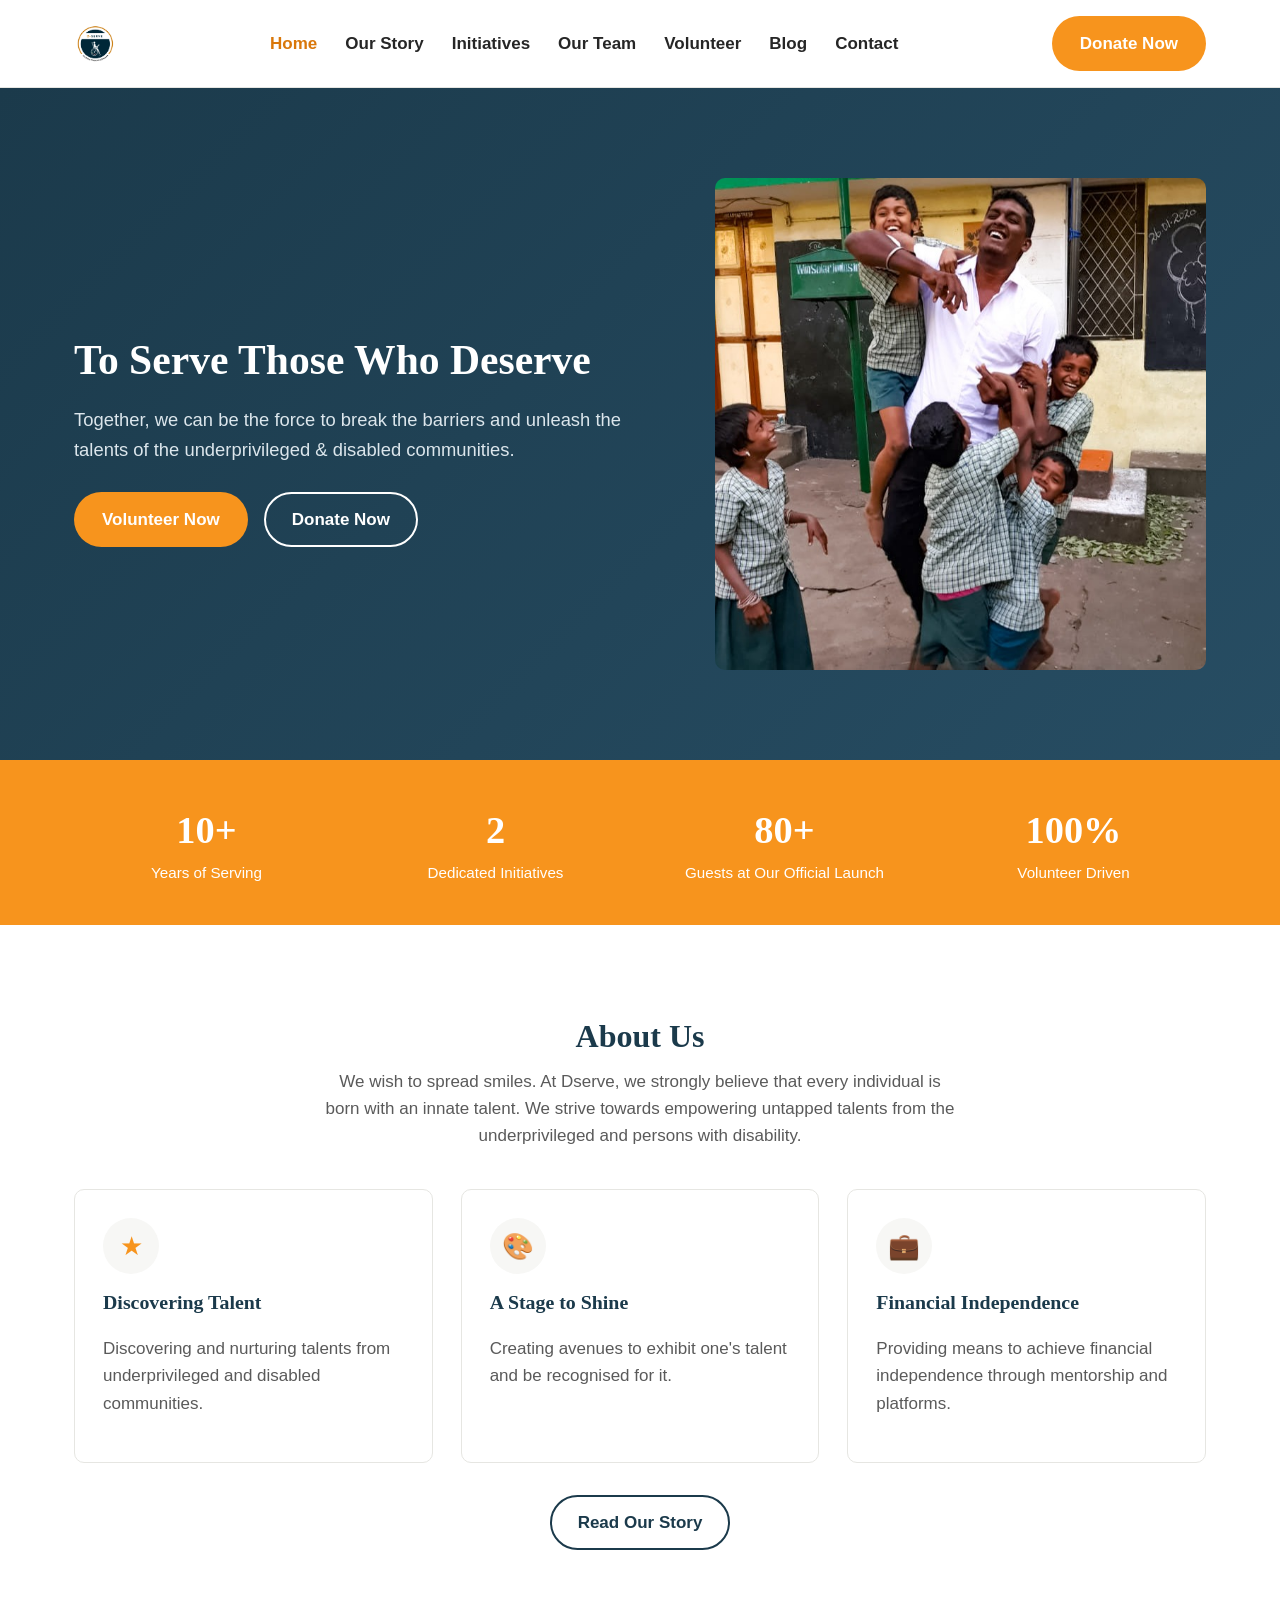
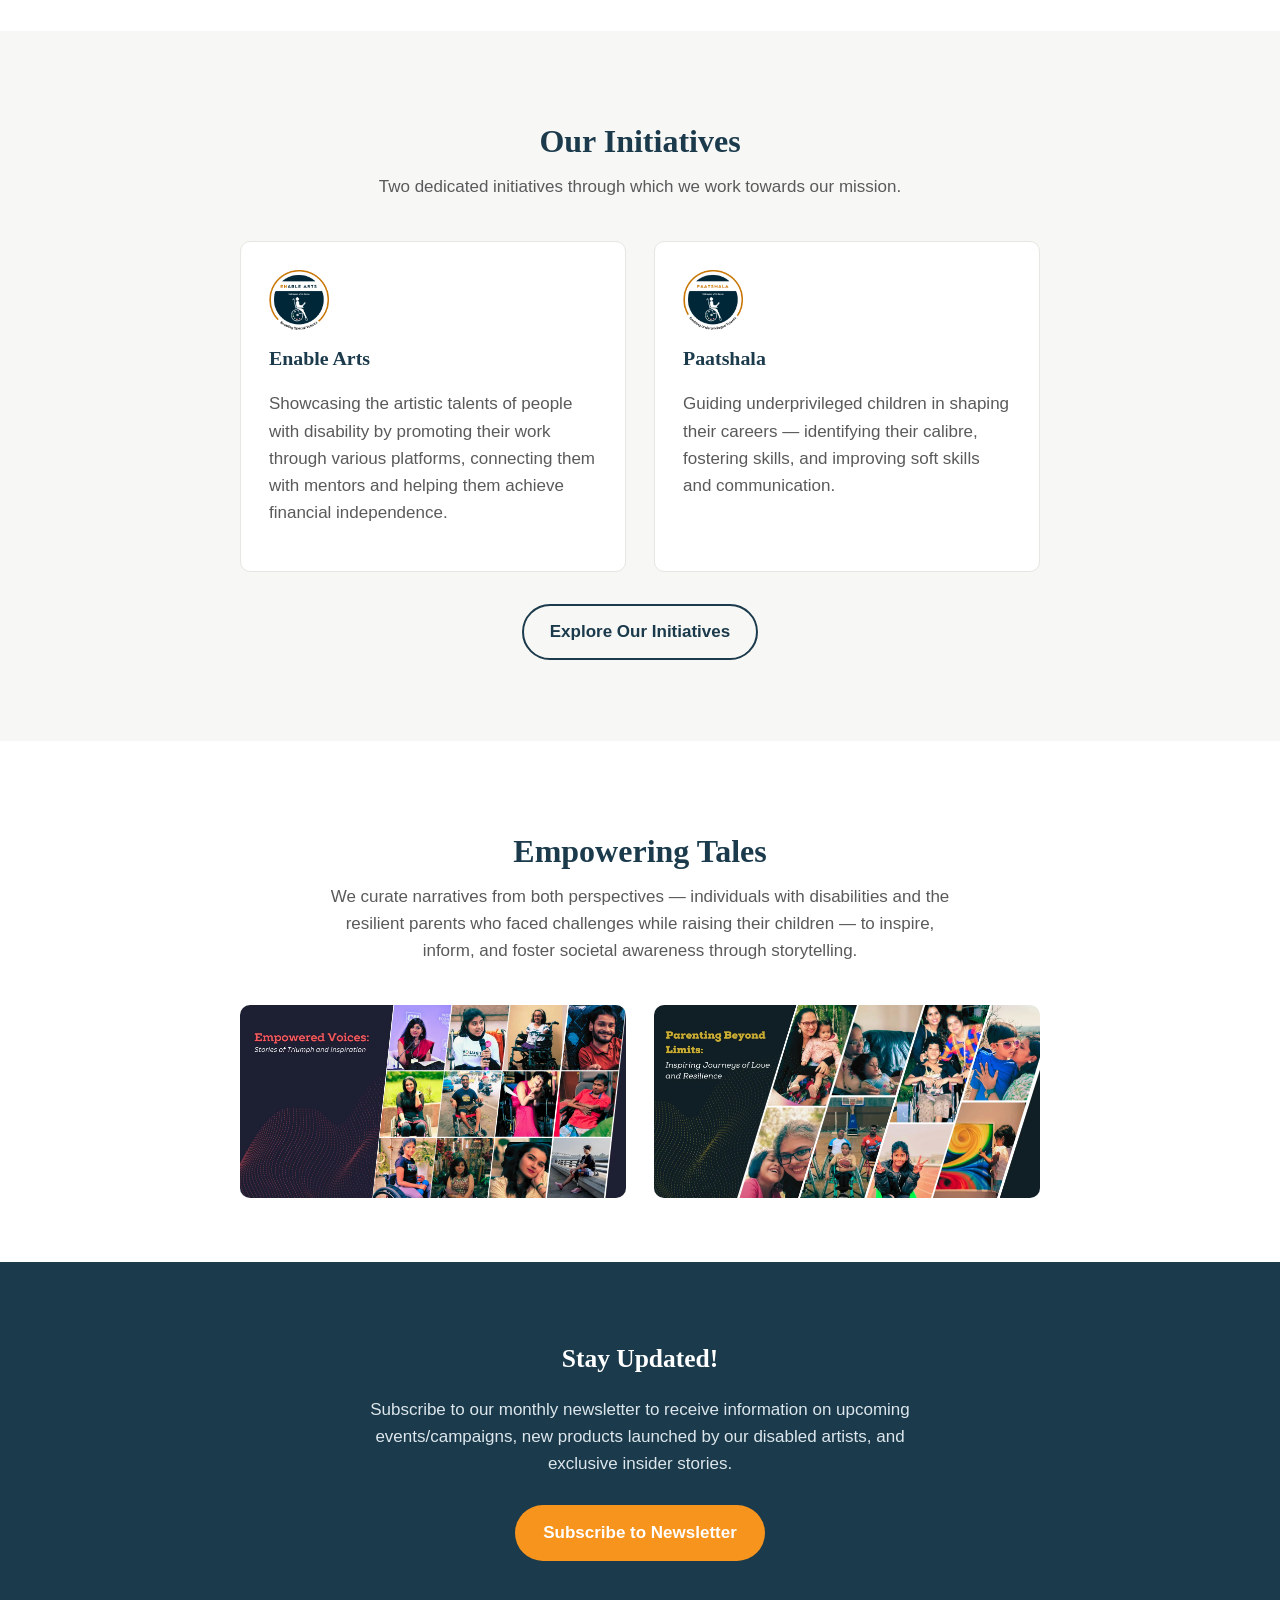
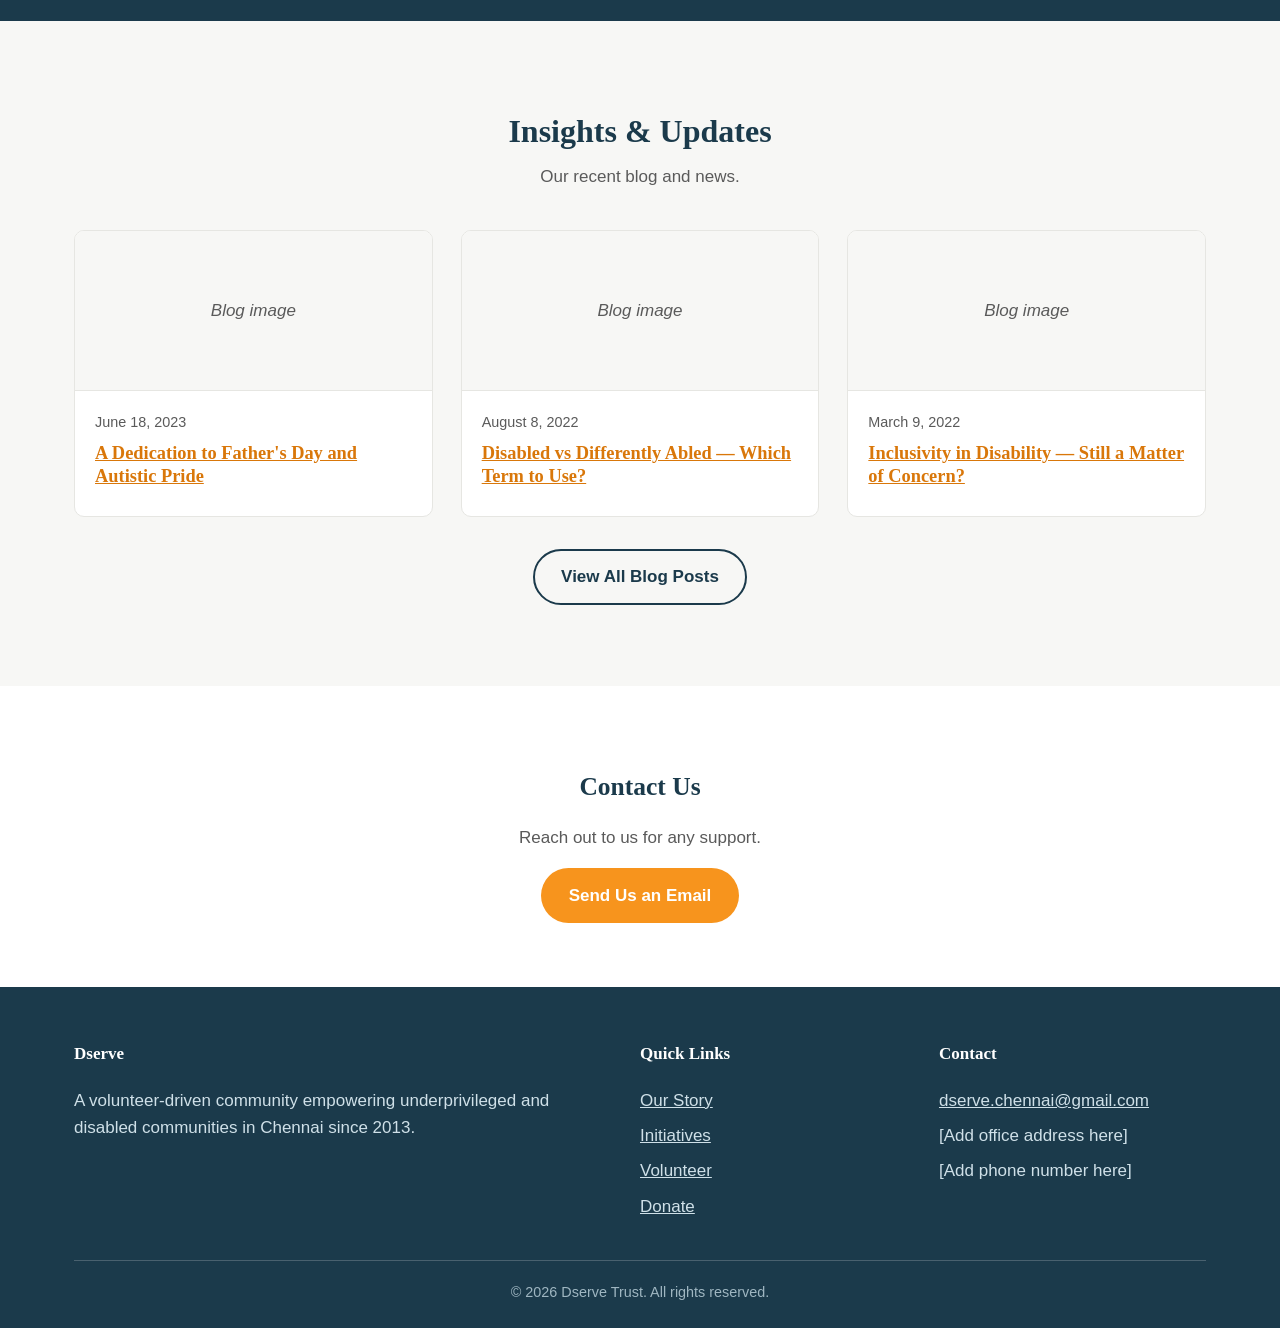
<file: index.html>
<!DOCTYPE html>
<html lang="en">
<head>
<meta charset="UTF-8">
<meta name="viewport" content="width=device-width, initial-scale=1.0">
<title>Dserve — Empowering the Underprivileged &amp; People with Disability | Chennai</title>
<meta name="description" content="Dserve is a volunteer-driven NGO in Chennai empowering underprivileged and disabled communities through Enable Arts, Paatshala and community initiatives.">
<link rel="stylesheet" href="css/style.css">
</head>
<body>
<a class="skip-link" href="#main">Skip to main content</a>

<header class="site-header">
  <div class="container">
    <a class="logo" href="index.html"><img src="images/Dserve-Logo.png" alt="Dserve logo" style="height:44px;width:auto;display:block;"></a>
    <nav class="main-nav" aria-label="Primary">
      <ul>
        <li><a href="index.html" aria-current="page">Home</a></li>
        <li><a href="about.html">Our Story</a></li>
        <li><a href="initiatives.html">Initiatives</a></li>
        <li><a href="team.html">Our Team</a></li>
        <li><a href="volunteer.html">Volunteer</a></li>
        <li><a href="blog.html">Blog</a></li>
        <li><a href="contact.html">Contact</a></li>
      </ul>
    </nav>
    <a class="btn btn-primary" href="donate.html">Donate Now</a>
  </div>
</header>

<main id="main">

  <section class="hero">
    <div class="container">
      <div>
        <h1>To Serve Those Who Deserve</h1>
        <p>Together, we can be the force to break the barriers and unleash the talents of the underprivileged &amp; disabled communities.</p>
        <div class="hero-actions">
          <a class="btn btn-primary" href="volunteer.html">Volunteer Now</a>
          <a class="btn btn-outline" style="border-color:#fff;color:#fff;" href="donate.html">Donate Now</a>
        </div>
      </div>
      <div>
        <img src="images/PSX_20211226_133436_ccexpress.jpeg" alt="Dserve community event with children" style="border-radius: var(--radius); width:100%;">
      </div>
    </div>
  </section>

  <section class="stats">
    <div class="container">
      <div>
        <div class="stat-number">10+</div>
        <div class="stat-label">Years of Serving</div>
      </div>
      <div>
        <div class="stat-number">2</div>
        <div class="stat-label">Dedicated Initiatives</div>
      </div>
      <div>
        <div class="stat-number">80+</div>
        <div class="stat-label">Guests at Our Official Launch</div>
      </div>
      <div>
        <div class="stat-number">100%</div>
        <div class="stat-label">Volunteer Driven</div>
      </div>
    </div>
  </section>

  <section class="section">
    <div class="container">
      <h2 class="section-title">About Us</h2>
      <p class="section-subtitle">We wish to spread smiles. At Dserve, we strongly believe that every individual is born with an innate talent. We strive towards empowering untapped talents from the underprivileged and persons with disability.</p>
      <div class="card-grid">
        <div class="card">
          <div class="card-icon">★</div>
          <h3>Discovering Talent</h3>
          <p>Discovering and nurturing talents from underprivileged and disabled communities.</p>
        </div>
        <div class="card">
          <div class="card-icon">🎨</div>
          <h3>A Stage to Shine</h3>
          <p>Creating avenues to exhibit one's talent and be recognised for it.</p>
        </div>
        <div class="card">
          <div class="card-icon">💼</div>
          <h3>Financial Independence</h3>
          <p>Providing means to achieve financial independence through mentorship and platforms.</p>
        </div>
      </div>
      <p style="text-align:center; margin-top: 32px;">
        <a class="btn btn-outline" href="about.html">Read Our Story</a>
      </p>
    </div>
  </section>

  <section class="section section-alt">
    <div class="container">
      <h2 class="section-title">Our Initiatives</h2>
      <p class="section-subtitle">Two dedicated initiatives through which we work towards our mission.</p>
      <div class="card-grid" style="grid-template-columns: repeat(2, 1fr); max-width: 800px; margin: 0 auto;">
        <div class="card">
          <img src="images/Enable-arts-Logo-Final.png" alt="Enable Arts logo" style="height:60px; width:auto; margin-bottom:16px;">
          <h3>Enable Arts</h3>
          <p>Showcasing the artistic talents of people with disability by promoting their work through various platforms, connecting them with mentors and helping them achieve financial independence.</p>
        </div>
        <div class="card">
          <img src="images/Paatshala-Logo-Final.png" alt="Paatshala logo" style="height:60px; width:auto; margin-bottom:16px;">
          <h3>Paatshala</h3>
          <p>Guiding underprivileged children in shaping their careers — identifying their calibre, fostering skills, and improving soft skills and communication.</p>
        </div>
      </div>
      <p style="text-align:center; margin-top: 32px;">
        <a class="btn btn-outline" href="initiatives.html">Explore Our Initiatives</a>
      </p>
    </div>
  </section>

  <section class="section">
    <div class="container">
      <h2 class="section-title">Empowering Tales</h2>
      <p class="section-subtitle">We curate narratives from both perspectives — individuals with disabilities and the resilient parents who faced challenges while raising their children — to inspire, inform, and foster societal awareness through storytelling.</p>
      <div class="card-grid" style="grid-template-columns: repeat(2, 1fr); max-width: 800px; margin: 0 auto;">
        <figure style="margin:0;">
          <img src="images/PWD-voices-1536x768.webp" alt="PWD voices — stories from persons with disabilities" style="border-radius: var(--radius);">
        </figure>
        <figure style="margin:0;">
          <img src="images/Parent-story-1536x768.webp" alt="Parent story — stories from parents of children with disabilities" style="border-radius: var(--radius);">
        </figure>
      </div>
    </div>
  </section>

  <section class="cta">
    <div class="container">
      <h2>Stay Updated!</h2>
      <p>Subscribe to our monthly newsletter to receive information on upcoming events/campaigns, new products launched by our disabled artists, and exclusive insider stories.</p>
      <a class="btn btn-primary" href="https://docs.google.com/forms/d/e/1FAIpQLSdo1pDDi4hLpxaSd7TCb5Zbu6G3bQF9TgV1iyRx1a9UReRNSg/viewform" target="_blank" rel="noopener">Subscribe to Newsletter</a>
    </div>
  </section>

  <section class="section section-alt">
    <div class="container">
      <h2 class="section-title">Insights &amp; Updates</h2>
      <p class="section-subtitle">Our recent blog and news.</p>
      <div class="blog-grid">
        <div class="blog-card">
          <div class="blog-card-image">Blog image</div>
          <div class="blog-card-body">
            <div class="blog-date">June 18, 2023</div>
            <h3><a href="blog/fathers-day-autistic-pride.html">A Dedication to Father's Day and Autistic Pride</a></h3>
          </div>
        </div>
        <div class="blog-card">
          <div class="blog-card-image">Blog image</div>
          <div class="blog-card-body">
            <div class="blog-date">August 8, 2022</div>
            <h3><a href="blog/disabled-vs-differently-abled.html">Disabled vs Differently Abled — Which Term to Use?</a></h3>
          </div>
        </div>
        <div class="blog-card">
          <div class="blog-card-image">Blog image</div>
          <div class="blog-card-body">
            <div class="blog-date">March 9, 2022</div>
            <h3><a href="blog/inclusivity-in-disability.html">Inclusivity in Disability — Still a Matter of Concern?</a></h3>
          </div>
        </div>
      </div>
      <p style="text-align:center; margin-top: 32px;">
        <a class="btn btn-outline" href="blog.html">View All Blog Posts</a>
      </p>
    </div>
  </section>

  <section class="section">
    <div class="container" style="text-align:center;">
      <h2>Contact Us</h2>
      <p style="color:var(--color-muted);">Reach out to us for any support.</p>
      <a class="btn btn-primary" href="mailto:dserve.chennai@gmail.com">Send Us an Email</a>
    </div>
  </section>

</main>

<footer class="site-footer">
  <div class="container">
    <div class="footer-grid">
      <div>
        <h4>Dserve</h4>
        <p>A volunteer-driven community empowering underprivileged and disabled communities in Chennai since 2013.</p>
      </div>
      <div>
        <h4>Quick Links</h4>
        <ul>
          <li><a href="about.html">Our Story</a></li>
          <li><a href="initiatives.html">Initiatives</a></li>
          <li><a href="volunteer.html">Volunteer</a></li>
          <li><a href="donate.html">Donate</a></li>
        </ul>
      </div>
      <div>
        <h4>Contact</h4>
        <ul>
          <li><a href="mailto:dserve.chennai@gmail.com">dserve.chennai@gmail.com</a></li>
          <li>[Add office address here]</li>
          <li>[Add phone number here]</li>
        </ul>
      </div>
    </div>
    <div class="footer-bottom">
      &copy; 2026 Dserve Trust. All rights reserved.
    </div>
  </div>
</footer>

</body>
</html>
</file>
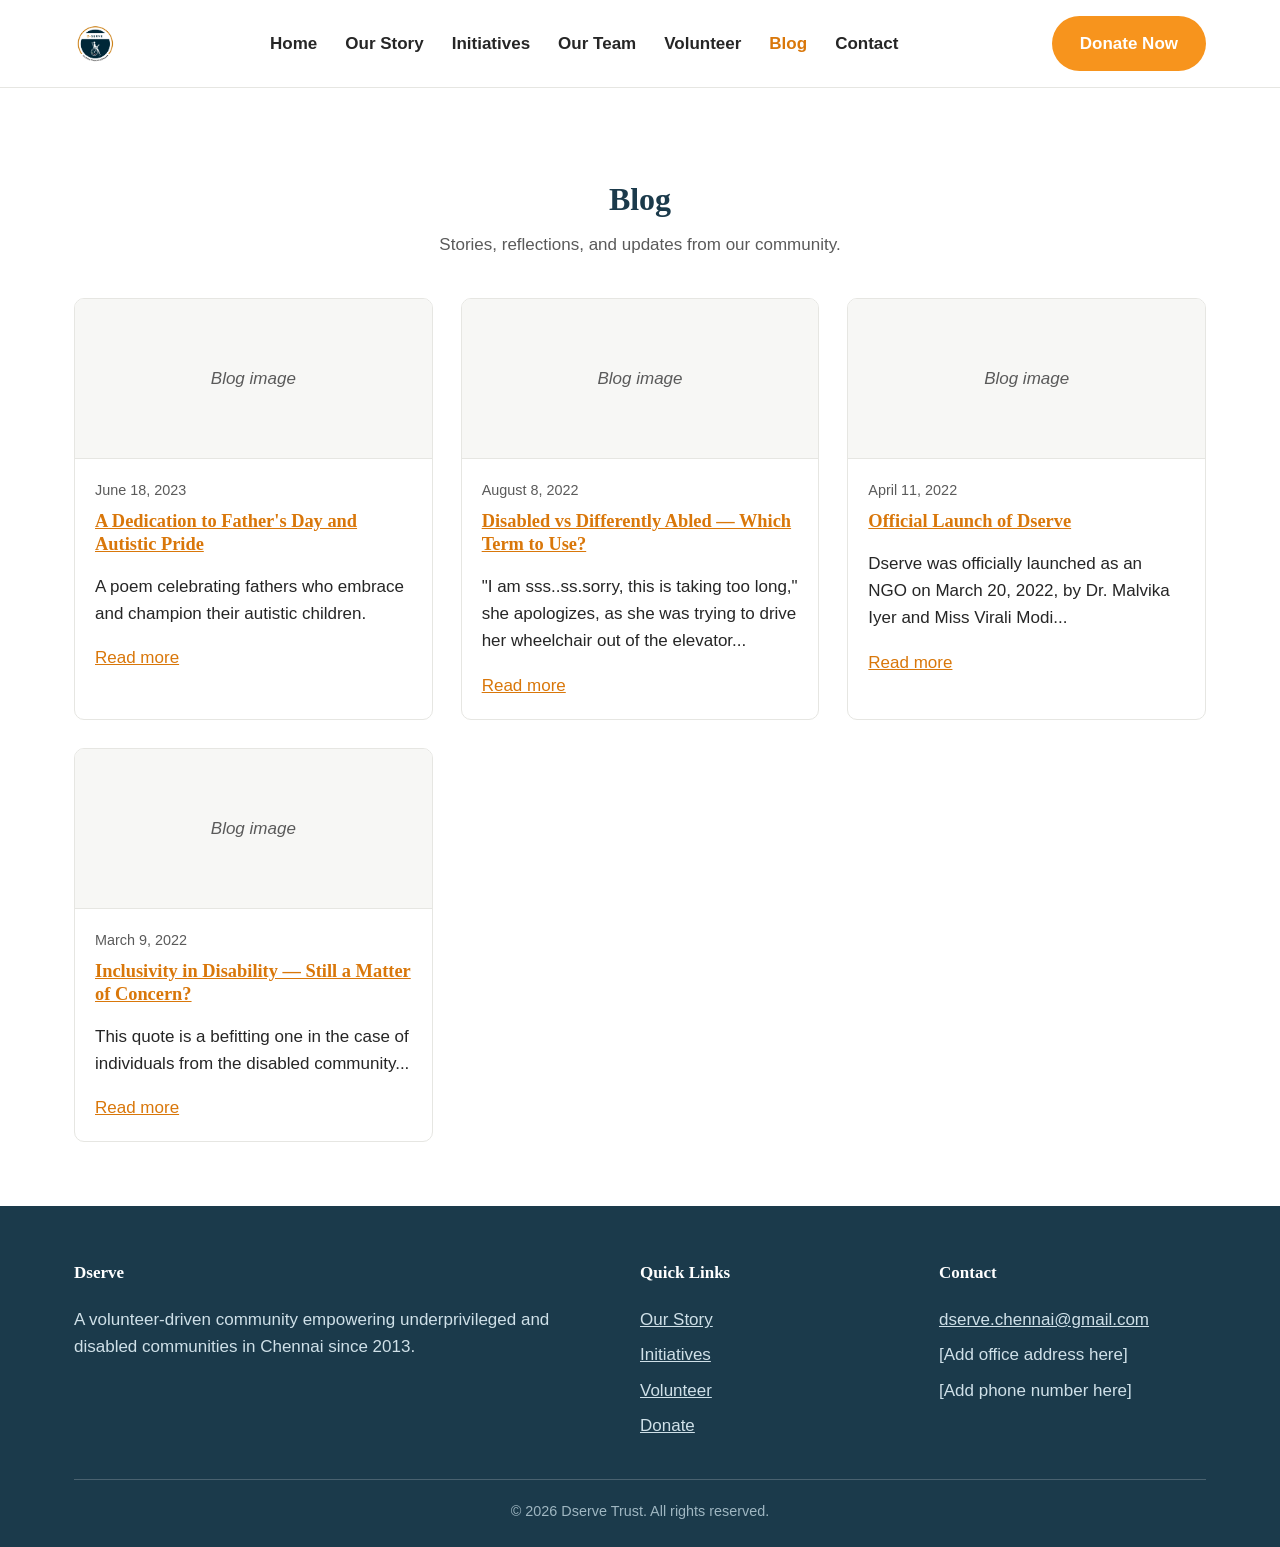
<file: blog.html>
<!DOCTYPE html>
<html lang="en">
<head>
<meta charset="UTF-8">
<meta name="viewport" content="width=device-width, initial-scale=1.0">
<title>Blog | Dserve</title>
<meta name="description" content="Stories, updates and reflections from Dserve — a volunteer-driven NGO empowering underprivileged and disabled communities in Chennai.">
<link rel="stylesheet" href="css/style.css">
</head>
<body>
<a class="skip-link" href="#main">Skip to main content</a>

<header class="site-header">
  <div class="container">
    <a class="logo" href="index.html"><img src="images/Dserve-Logo.png" alt="Dserve logo" style="height:44px;width:auto;display:block;"></a>
    <nav class="main-nav" aria-label="Primary">
      <ul>
        <li><a href="index.html">Home</a></li>
        <li><a href="about.html">Our Story</a></li>
        <li><a href="initiatives.html">Initiatives</a></li>
        <li><a href="team.html">Our Team</a></li>
        <li><a href="volunteer.html">Volunteer</a></li>
        <li><a href="blog.html" aria-current="page">Blog</a></li>
        <li><a href="contact.html">Contact</a></li>
      </ul>
    </nav>
    <a class="btn btn-primary" href="donate.html">Donate Now</a>
  </div>
</header>

<main id="main">

  <section class="section">
    <div class="container">
      <h1 class="section-title">Blog</h1>
      <p class="section-subtitle">Stories, reflections, and updates from our community.</p>

      <div class="blog-grid">
        <div class="blog-card">
          <div class="blog-card-image">Blog image</div>
          <div class="blog-card-body">
            <div class="blog-date">June 18, 2023</div>
            <h3><a href="blog/fathers-day-autistic-pride.html">A Dedication to Father's Day and Autistic Pride</a></h3>
            <p>A poem celebrating fathers who embrace and champion their autistic children.</p>
            <a href="blog/fathers-day-autistic-pride.html">Read more</a>
          </div>
        </div>
        <div class="blog-card">
          <div class="blog-card-image">Blog image</div>
          <div class="blog-card-body">
            <div class="blog-date">August 8, 2022</div>
            <h3><a href="blog/disabled-vs-differently-abled.html">Disabled vs Differently Abled — Which Term to Use?</a></h3>
            <p>"I am sss..ss.sorry, this is taking too long," she apologizes, as she was trying to drive her wheelchair out of the elevator...</p>
            <a href="blog/disabled-vs-differently-abled.html">Read more</a>
          </div>
        </div>
        <div class="blog-card">
          <div class="blog-card-image">Blog image</div>
          <div class="blog-card-body">
            <div class="blog-date">April 11, 2022</div>
            <h3><a href="blog/official-launch.html">Official Launch of Dserve</a></h3>
            <p>Dserve was officially launched as an NGO on March 20, 2022, by Dr. Malvika Iyer and Miss Virali Modi...</p>
            <a href="blog/official-launch.html">Read more</a>
          </div>
        </div>
        <div class="blog-card">
          <div class="blog-card-image">Blog image</div>
          <div class="blog-card-body">
            <div class="blog-date">March 9, 2022</div>
            <h3><a href="blog/inclusivity-in-disability.html">Inclusivity in Disability — Still a Matter of Concern?</a></h3>
            <p>This quote is a befitting one in the case of individuals from the disabled community...</p>
            <a href="blog/inclusivity-in-disability.html">Read more</a>
          </div>
        </div>
      </div>
    </div>
  </section>

</main>

<footer class="site-footer">
  <div class="container">
    <div class="footer-grid">
      <div>
        <h4>Dserve</h4>
        <p>A volunteer-driven community empowering underprivileged and disabled communities in Chennai since 2013.</p>
      </div>
      <div>
        <h4>Quick Links</h4>
        <ul>
          <li><a href="about.html">Our Story</a></li>
          <li><a href="initiatives.html">Initiatives</a></li>
          <li><a href="volunteer.html">Volunteer</a></li>
          <li><a href="donate.html">Donate</a></li>
        </ul>
      </div>
      <div>
        <h4>Contact</h4>
        <ul>
          <li><a href="mailto:dserve.chennai@gmail.com">dserve.chennai@gmail.com</a></li>
          <li>[Add office address here]</li>
          <li>[Add phone number here]</li>
        </ul>
      </div>
    </div>
    <div class="footer-bottom">
      &copy; 2026 Dserve Trust. All rights reserved.
    </div>
  </div>
</footer>

</body>
</html>
</file>
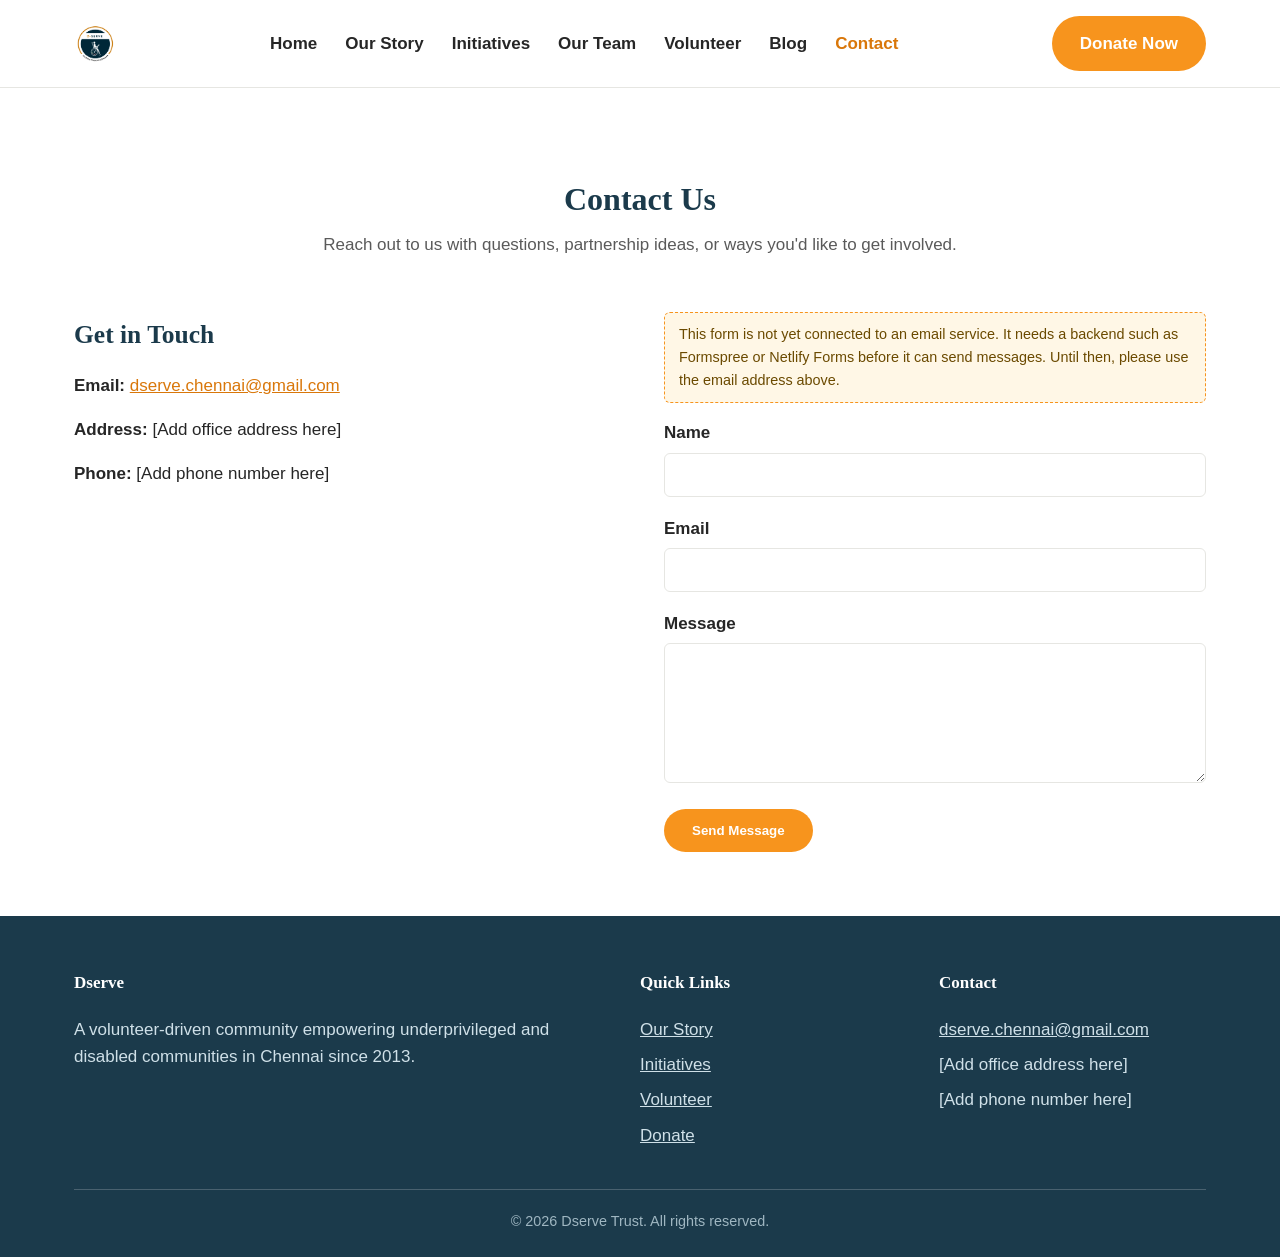
<file: contact.html>
<!DOCTYPE html>
<html lang="en">
<head>
<meta charset="UTF-8">
<meta name="viewport" content="width=device-width, initial-scale=1.0">
<title>Contact | Dserve</title>
<meta name="description" content="Get in touch with Dserve, a volunteer-driven NGO in Chennai empowering underprivileged and disabled communities.">
<link rel="stylesheet" href="css/style.css">
</head>
<body>
<a class="skip-link" href="#main">Skip to main content</a>

<header class="site-header">
  <div class="container">
    <a class="logo" href="index.html"><img src="images/Dserve-Logo.png" alt="Dserve logo" style="height:44px;width:auto;display:block;"></a>
    <nav class="main-nav" aria-label="Primary">
      <ul>
        <li><a href="index.html">Home</a></li>
        <li><a href="about.html">Our Story</a></li>
        <li><a href="initiatives.html">Initiatives</a></li>
        <li><a href="team.html">Our Team</a></li>
        <li><a href="volunteer.html">Volunteer</a></li>
        <li><a href="blog.html">Blog</a></li>
        <li><a href="contact.html" aria-current="page">Contact</a></li>
      </ul>
    </nav>
    <a class="btn btn-primary" href="donate.html">Donate Now</a>
  </div>
</header>

<main id="main">

  <section class="section">
    <div class="container">
      <h1 class="section-title">Contact Us</h1>
      <p class="section-subtitle">Reach out to us with questions, partnership ideas, or ways you'd like to get involved.</p>

      <div class="contact-grid">
        <div>
          <h2>Get in Touch</h2>
          <p><strong>Email:</strong> <a href="mailto:dserve.chennai@gmail.com">dserve.chennai@gmail.com</a></p>
          <p><strong>Address:</strong> [Add office address here]</p>
          <p><strong>Phone:</strong> [Add phone number here]</p>
        </div>
        <div>
          <!-- PLACEHOLDER: this form needs a form backend service like Formspree or Netlify Forms to actually send email, see README -->
          <p class="placeholder-note">This form is not yet connected to an email service. It needs a backend such as Formspree or Netlify Forms before it can send messages. Until then, please use the email address above.</p>
          <form>
            <div class="form-group">
              <label for="name">Name</label>
              <input type="text" id="name" name="name" autocomplete="name">
            </div>
            <div class="form-group">
              <label for="email">Email</label>
              <input type="email" id="email" name="email" autocomplete="email">
            </div>
            <div class="form-group">
              <label for="message">Message</label>
              <textarea id="message" name="message"></textarea>
            </div>
            <button type="submit" class="btn btn-primary" disabled>Send Message</button>
          </form>
        </div>
      </div>
    </div>
  </section>

</main>

<footer class="site-footer">
  <div class="container">
    <div class="footer-grid">
      <div>
        <h4>Dserve</h4>
        <p>A volunteer-driven community empowering underprivileged and disabled communities in Chennai since 2013.</p>
      </div>
      <div>
        <h4>Quick Links</h4>
        <ul>
          <li><a href="about.html">Our Story</a></li>
          <li><a href="initiatives.html">Initiatives</a></li>
          <li><a href="volunteer.html">Volunteer</a></li>
          <li><a href="donate.html">Donate</a></li>
        </ul>
      </div>
      <div>
        <h4>Contact</h4>
        <ul>
          <li><a href="mailto:dserve.chennai@gmail.com">dserve.chennai@gmail.com</a></li>
          <li>[Add office address here]</li>
          <li>[Add phone number here]</li>
        </ul>
      </div>
    </div>
    <div class="footer-bottom">
      &copy; 2026 Dserve Trust. All rights reserved.
    </div>
  </div>
</footer>

</body>
</html>
</file>
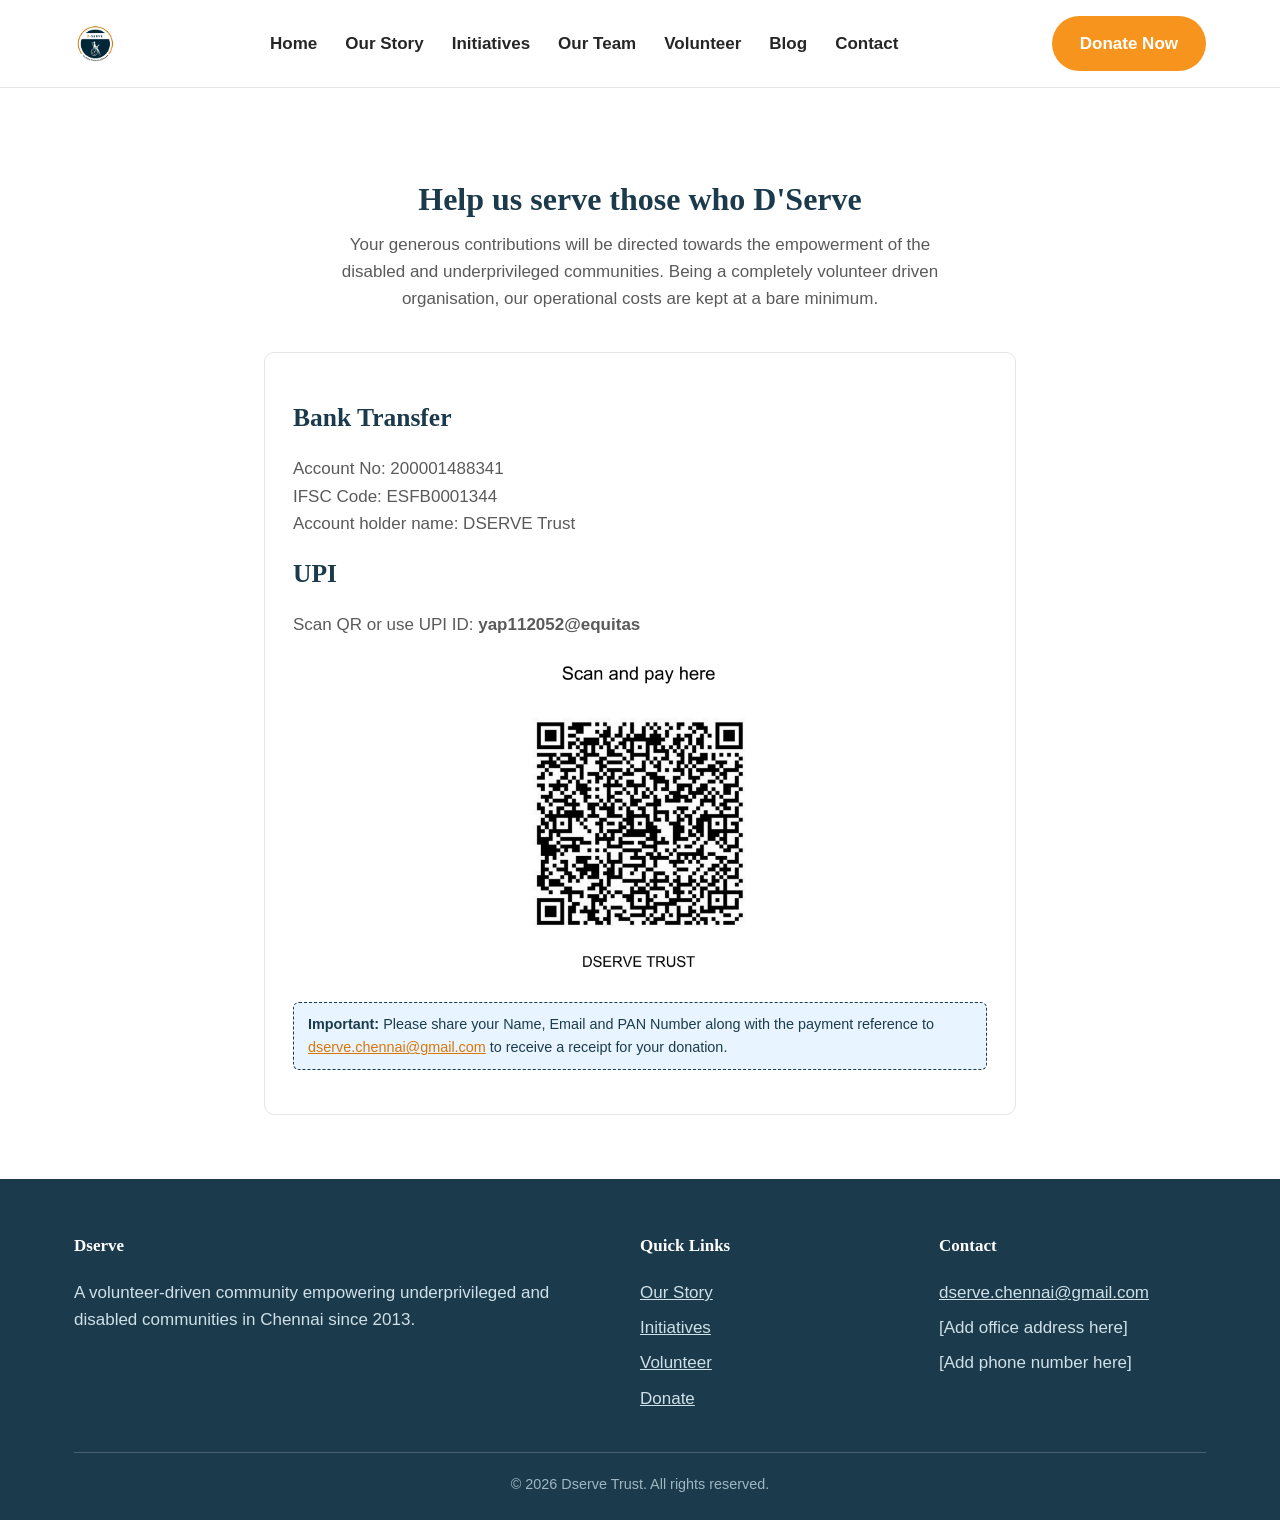
<file: donate.html>
<!DOCTYPE html>
<html lang="en">
<head>
<meta charset="UTF-8">
<meta name="viewport" content="width=device-width, initial-scale=1.0">
<title>Donate | Dserve</title>
<meta name="description" content="Support Dserve's work empowering underprivileged and disabled communities in Chennai. Bank transfer and UPI donation details.">
<link rel="stylesheet" href="css/style.css">
</head>
<body>
<a class="skip-link" href="#main">Skip to main content</a>

<header class="site-header">
  <div class="container">
    <a class="logo" href="index.html"><img src="images/Dserve-Logo.png" alt="Dserve logo" style="height:44px;width:auto;display:block;"></a>
    <nav class="main-nav" aria-label="Primary">
      <ul>
        <li><a href="index.html">Home</a></li>
        <li><a href="about.html">Our Story</a></li>
        <li><a href="initiatives.html">Initiatives</a></li>
        <li><a href="team.html">Our Team</a></li>
        <li><a href="volunteer.html">Volunteer</a></li>
        <li><a href="blog.html">Blog</a></li>
        <li><a href="contact.html">Contact</a></li>
      </ul>
    </nav>
    <a class="btn btn-primary" href="donate.html" aria-current="page">Donate Now</a>
  </div>
</header>

<main id="main">

  <section class="section">
    <div class="container" style="max-width: 800px;">
      <h1 class="section-title">Help us serve those who D'Serve</h1>
      <p class="section-subtitle">Your generous contributions will be directed towards the empowerment of the disabled and underprivileged communities. Being a completely volunteer driven organisation, our operational costs are kept at a bare minimum.</p>

      <div class="card">
        <h2>Bank Transfer</h2>
        <p>
          Account No: 200001488341<br>
          IFSC Code: ESFB0001344<br>
          Account holder name: DSERVE Trust
        </p>

        <h2>UPI</h2>
        <p>Scan QR or use UPI ID: <strong>yap112052@equitas</strong></p>
        <img src="images/dserve-upi-qr.png" alt="UPI QR code to scan and pay Dserve Trust" style="max-width: 280px; width:100%; display:block; margin: 16px auto;">


        <p class="placeholder-note" style="background:#e8f4ff; border-color:var(--color-secondary); color:#1a3c4d;">
          <strong>Important:</strong> Please share your Name, Email and PAN Number along with the payment reference to <a href="mailto:dserve.chennai@gmail.com">dserve.chennai@gmail.com</a> to receive a receipt for your donation.
        </p>
      </div>
    </div>
  </section>

</main>

<footer class="site-footer">
  <div class="container">
    <div class="footer-grid">
      <div>
        <h4>Dserve</h4>
        <p>A volunteer-driven community empowering underprivileged and disabled communities in Chennai since 2013.</p>
      </div>
      <div>
        <h4>Quick Links</h4>
        <ul>
          <li><a href="about.html">Our Story</a></li>
          <li><a href="initiatives.html">Initiatives</a></li>
          <li><a href="volunteer.html">Volunteer</a></li>
          <li><a href="donate.html">Donate</a></li>
        </ul>
      </div>
      <div>
        <h4>Contact</h4>
        <ul>
          <li><a href="mailto:dserve.chennai@gmail.com">dserve.chennai@gmail.com</a></li>
          <li>[Add office address here]</li>
          <li>[Add phone number here]</li>
        </ul>
      </div>
    </div>
    <div class="footer-bottom">
      &copy; 2026 Dserve Trust. All rights reserved.
    </div>
  </div>
</footer>

</body>
</html>
</file>
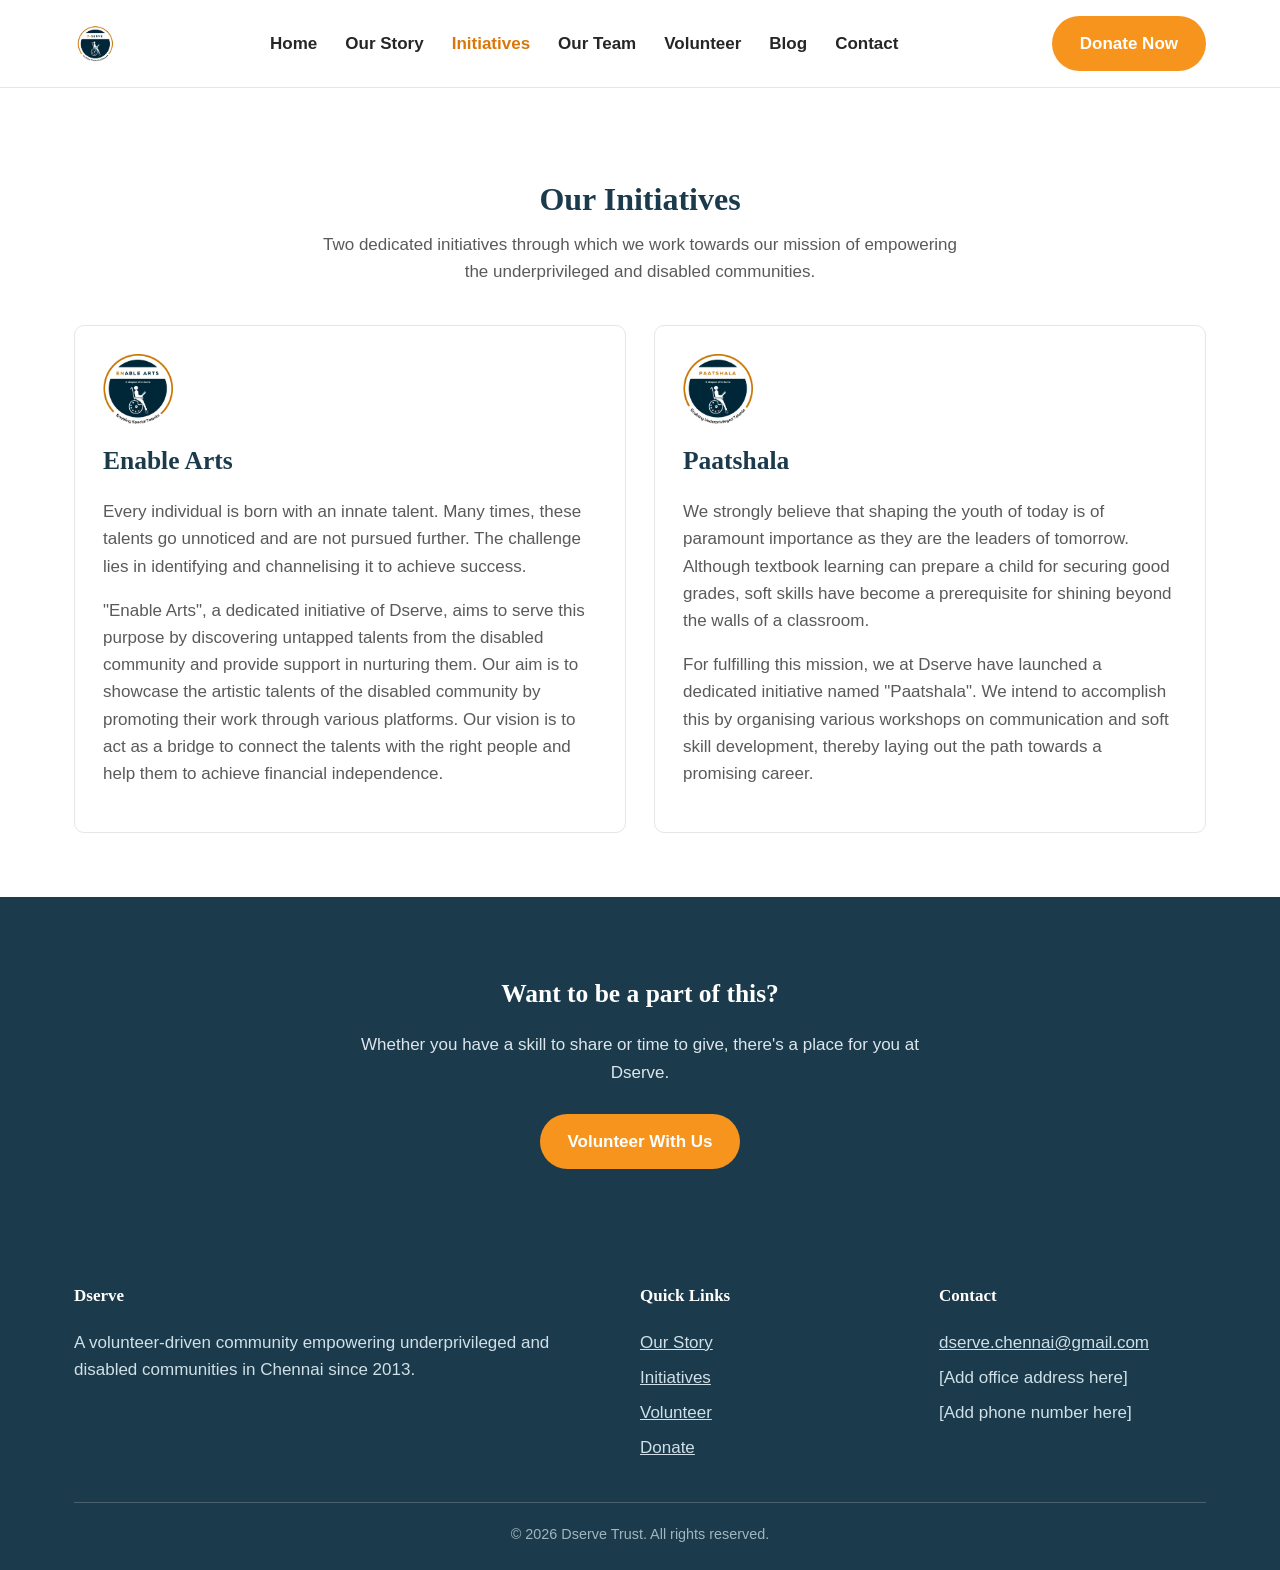
<file: initiatives.html>
<!DOCTYPE html>
<html lang="en">
<head>
<meta charset="UTF-8">
<meta name="viewport" content="width=device-width, initial-scale=1.0">
<title>Our Initiatives | Dserve</title>
<meta name="description" content="Enable Arts and Paatshala — Dserve's two dedicated initiatives supporting people with disability and underprivileged children in Chennai.">
<link rel="stylesheet" href="css/style.css">
</head>
<body>
<a class="skip-link" href="#main">Skip to main content</a>

<header class="site-header">
  <div class="container">
    <a class="logo" href="index.html"><img src="images/Dserve-Logo.png" alt="Dserve logo" style="height:44px;width:auto;display:block;"></a>
    <nav class="main-nav" aria-label="Primary">
      <ul>
        <li><a href="index.html">Home</a></li>
        <li><a href="about.html">Our Story</a></li>
        <li><a href="initiatives.html" aria-current="page">Initiatives</a></li>
        <li><a href="team.html">Our Team</a></li>
        <li><a href="volunteer.html">Volunteer</a></li>
        <li><a href="blog.html">Blog</a></li>
        <li><a href="contact.html">Contact</a></li>
      </ul>
    </nav>
    <a class="btn btn-primary" href="donate.html">Donate Now</a>
  </div>
</header>

<main id="main">

  <section class="section">
    <div class="container">
      <h1 class="section-title">Our Initiatives</h1>
      <p class="section-subtitle">Two dedicated initiatives through which we work towards our mission of empowering the underprivileged and disabled communities.</p>

      <div class="card-grid" style="grid-template-columns: 1fr 1fr; align-items:start;">
        <div class="card">
          <img src="images/Enable-arts-Logo-Final.png" alt="Enable Arts logo" style="height:70px; width:auto; margin-bottom:16px;">
          <h2>Enable Arts</h2>
          <p>Every individual is born with an innate talent. Many times, these talents go unnoticed and are not pursued further. The challenge lies in identifying and channelising it to achieve success.</p>
          <p>"Enable Arts", a dedicated initiative of Dserve, aims to serve this purpose by discovering untapped talents from the disabled community and provide support in nurturing them. Our aim is to showcase the artistic talents of the disabled community by promoting their work through various platforms. Our vision is to act as a bridge to connect the talents with the right people and help them to achieve financial independence.</p>
        </div>
        <div class="card">
          <img src="images/Paatshala-Logo-Final.png" alt="Paatshala logo" style="height:70px; width:auto; margin-bottom:16px;">
          <h2>Paatshala</h2>
          <p>We strongly believe that shaping the youth of today is of paramount importance as they are the leaders of tomorrow. Although textbook learning can prepare a child for securing good grades, soft skills have become a prerequisite for shining beyond the walls of a classroom.</p>
          <p>For fulfilling this mission, we at Dserve have launched a dedicated initiative named "Paatshala". We intend to accomplish this by organising various workshops on communication and soft skill development, thereby laying out the path towards a promising career.</p>
        </div>
      </div>
    </div>
  </section>

  <section class="cta">
    <div class="container">
      <h2>Want to be a part of this?</h2>
      <p>Whether you have a skill to share or time to give, there's a place for you at Dserve.</p>
      <a class="btn btn-primary" href="volunteer.html">Volunteer With Us</a>
    </div>
  </section>

</main>

<footer class="site-footer">
  <div class="container">
    <div class="footer-grid">
      <div>
        <h4>Dserve</h4>
        <p>A volunteer-driven community empowering underprivileged and disabled communities in Chennai since 2013.</p>
      </div>
      <div>
        <h4>Quick Links</h4>
        <ul>
          <li><a href="about.html">Our Story</a></li>
          <li><a href="initiatives.html">Initiatives</a></li>
          <li><a href="volunteer.html">Volunteer</a></li>
          <li><a href="donate.html">Donate</a></li>
        </ul>
      </div>
      <div>
        <h4>Contact</h4>
        <ul>
          <li><a href="mailto:dserve.chennai@gmail.com">dserve.chennai@gmail.com</a></li>
          <li>[Add office address here]</li>
          <li>[Add phone number here]</li>
        </ul>
      </div>
    </div>
    <div class="footer-bottom">
      &copy; 2026 Dserve Trust. All rights reserved.
    </div>
  </div>
</footer>

</body>
</html>
</file>
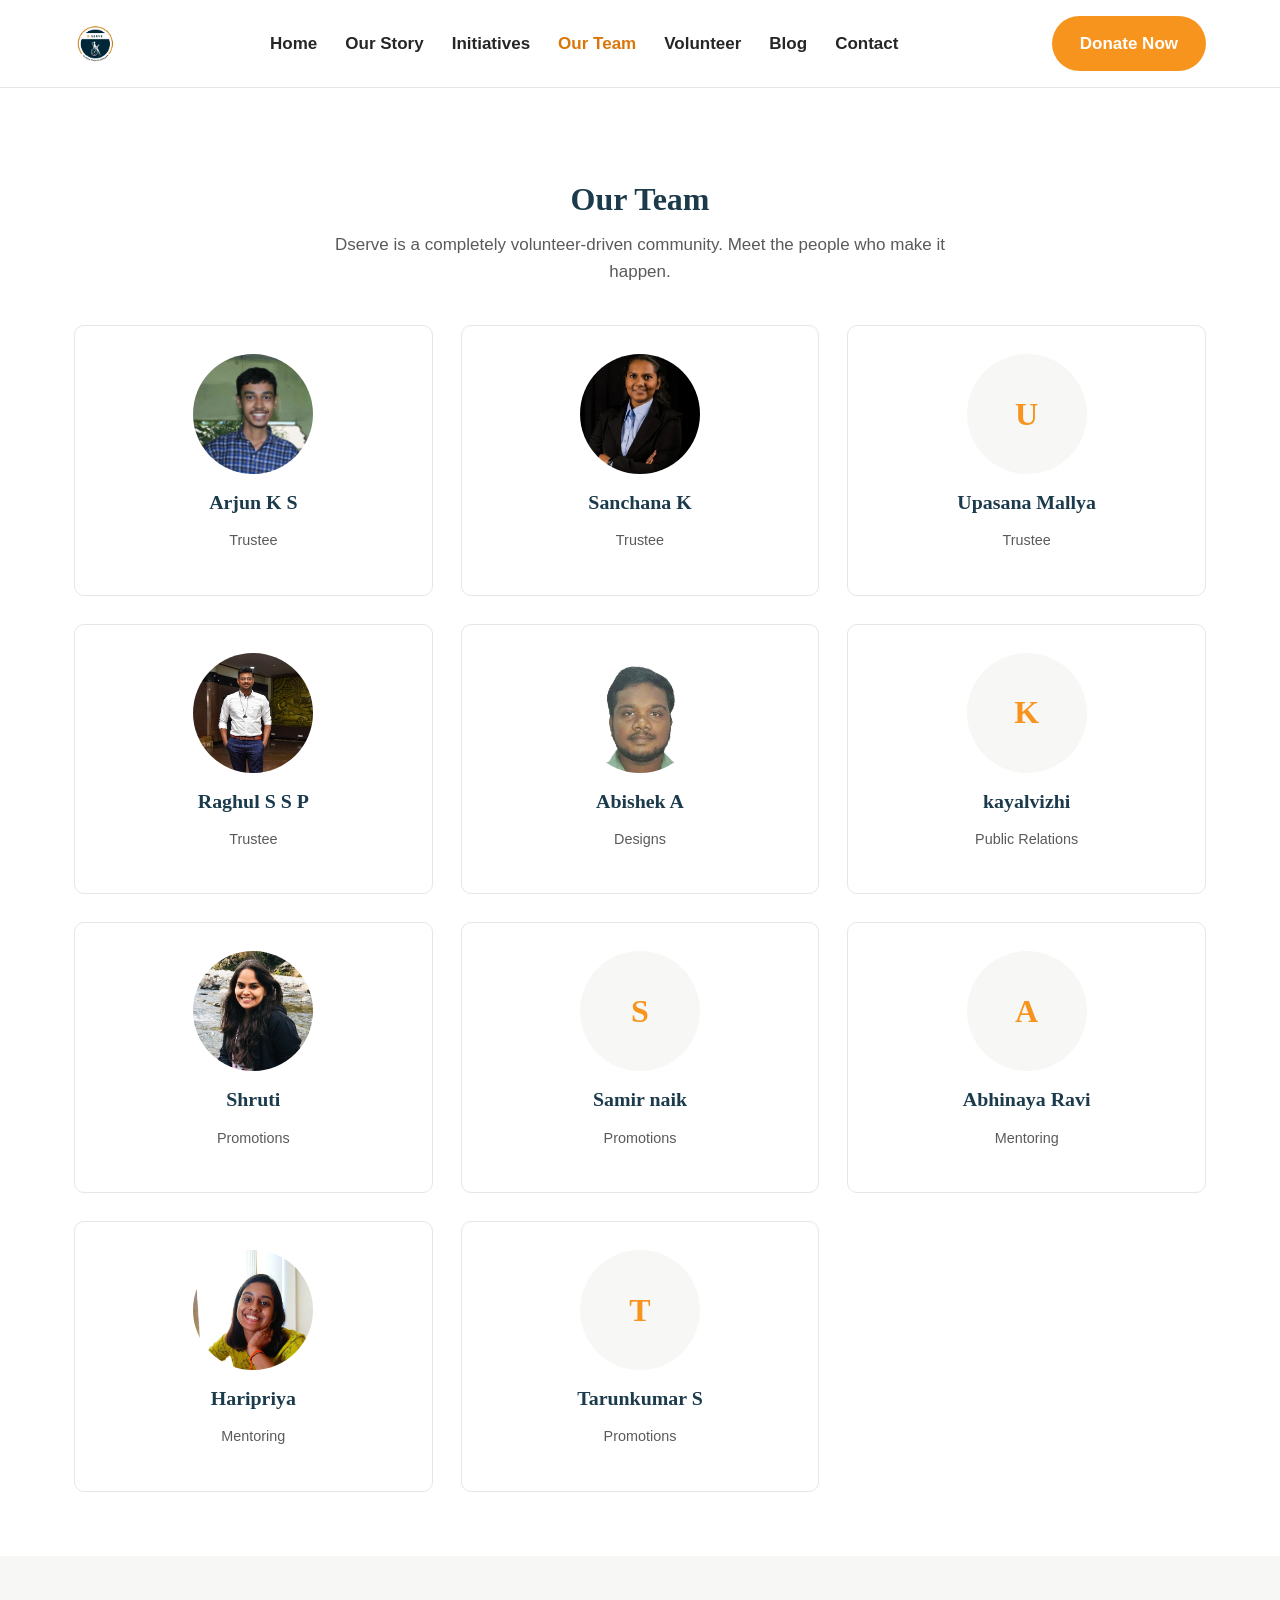
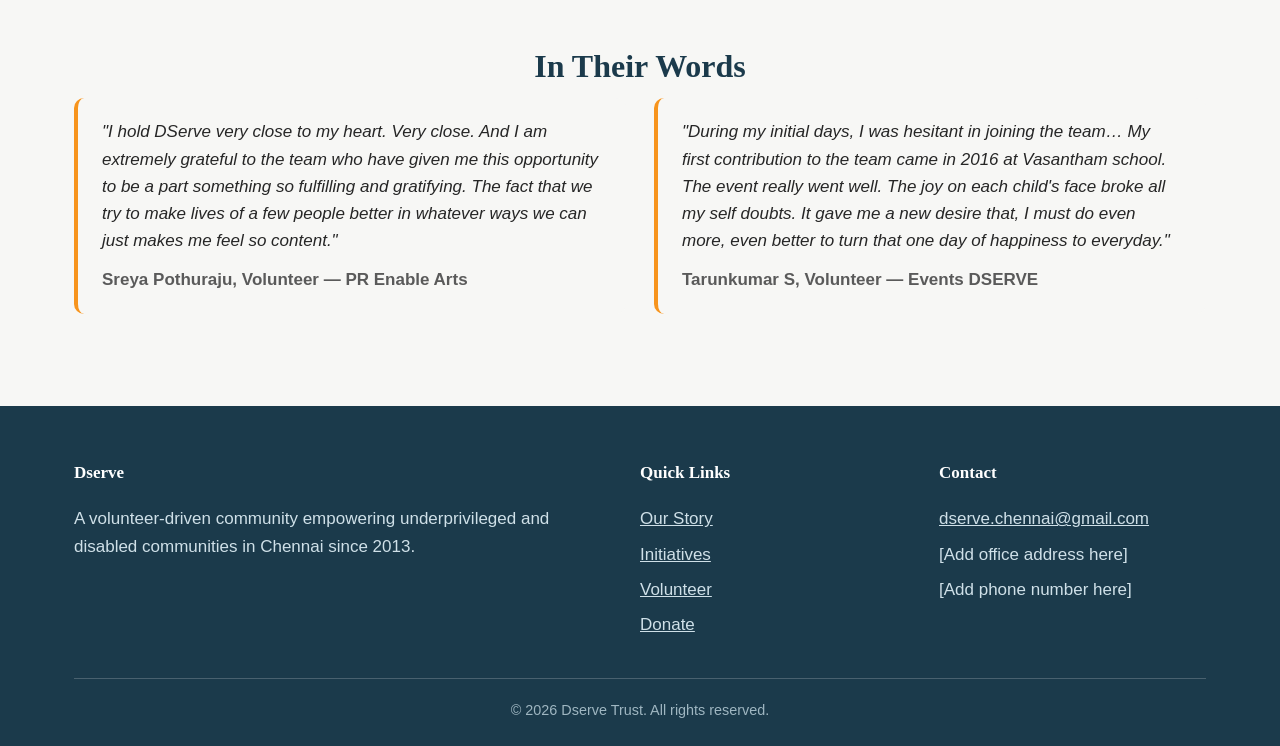
<file: team.html>
<!DOCTYPE html>
<html lang="en">
<head>
<meta charset="UTF-8">
<meta name="viewport" content="width=device-width, initial-scale=1.0">
<title>Our Team | Dserve</title>
<meta name="description" content="Meet the volunteer trustees and team members behind Dserve, a Chennai-based NGO empowering underprivileged and disabled communities.">
<link rel="stylesheet" href="css/style.css">
</head>
<body>
<a class="skip-link" href="#main">Skip to main content</a>

<header class="site-header">
  <div class="container">
    <a class="logo" href="index.html"><img src="images/Dserve-Logo.png" alt="Dserve logo" style="height:44px;width:auto;display:block;"></a>
    <nav class="main-nav" aria-label="Primary">
      <ul>
        <li><a href="index.html">Home</a></li>
        <li><a href="about.html">Our Story</a></li>
        <li><a href="initiatives.html">Initiatives</a></li>
        <li><a href="team.html" aria-current="page">Our Team</a></li>
        <li><a href="volunteer.html">Volunteer</a></li>
        <li><a href="blog.html">Blog</a></li>
        <li><a href="contact.html">Contact</a></li>
      </ul>
    </nav>
    <a class="btn btn-primary" href="donate.html">Donate Now</a>
  </div>
</header>

<main id="main">

  <section class="section">
    <div class="container">
      <h1 class="section-title">Our Team</h1>
      <p class="section-subtitle">Dserve is a completely volunteer-driven community. Meet the people who make it happen.</p>

      <div class="card-grid">
        <div class="card team-card">
          <img class="team-photo" src="images/team/Arjun.jpg" alt="Arjun K S, Trustee">
          <h3>Arjun K S</h3>
          <p class="team-role">Trustee</p>
        </div>
        <div class="card team-card">
          <img class="team-photo" src="images/team/Sanchana.webp" alt="Sanchana K, Trustee">
          <h3>Sanchana K</h3>
          <p class="team-role">Trustee</p>
        </div>
        <div class="card team-card">
          <div class="team-avatar-fallback" aria-hidden="true">U</div>
          <h3>Upasana Mallya</h3>
          <p class="team-role">Trustee</p>
        </div>
        <div class="card team-card">
          <img class="team-photo" src="images/team/Raghul.webp" alt="Raghul S S P, Trustee">
          <h3>Raghul S S P</h3>
          <p class="team-role">Trustee</p>
        </div>
        <div class="card team-card">
          <img class="team-photo" src="images/team/Abishek.webp" alt="Abishek A, Designs">
          <h3>Abishek A</h3>
          <p class="team-role">Designs</p>
        </div>
        <div class="card team-card">
          <div class="team-avatar-fallback" aria-hidden="true">K</div>
          <h3>kayalvizhi</h3>
          <p class="team-role">Public Relations</p>
        </div>
        <div class="card team-card">
          <img class="team-photo" src="images/team/ShrutiLatest.webp" alt="Shruti, Promotions">
          <h3>Shruti</h3>
          <p class="team-role">Promotions</p>
        </div>
        <div class="card team-card">
          <div class="team-avatar-fallback" aria-hidden="true">S</div>
          <h3>Samir naik</h3>
          <p class="team-role">Promotions</p>
        </div>
        <div class="card team-card">
          <div class="team-avatar-fallback" aria-hidden="true">A</div>
          <h3>Abhinaya Ravi</h3>
          <p class="team-role">Mentoring</p>
        </div>
        <div class="card team-card">
          <img class="team-photo" src="images/team/haripriya.webp" alt="Haripriya, Mentoring">
          <h3>Haripriya</h3>
          <p class="team-role">Mentoring</p>
        </div>
        <div class="card team-card">
          <div class="team-avatar-fallback" aria-hidden="true">T</div>
          <h3>Tarunkumar S</h3>
          <p class="team-role">Promotions</p>
        </div>
      </div>
    </div>
  </section>

  <section class="section section-alt">
    <div class="container">
      <h2 class="section-title">In Their Words</h2>
      <div class="card-grid" style="grid-template-columns: 1fr 1fr;">
        <blockquote class="pull-quote">
          <p>"I hold DServe very close to my heart. Very close. And I am extremely grateful to the team who have given me this opportunity to be a part something so fulfilling and gratifying. The fact that we try to make lives of a few people better in whatever ways we can just makes me feel so content."</p>
          <footer>Sreya Pothuraju, Volunteer &mdash; PR Enable Arts</footer>
        </blockquote>
        <blockquote class="pull-quote">
          <p>"During my initial days, I was hesitant in joining the team&hellip; My first contribution to the team came in 2016 at Vasantham school. The event really went well. The joy on each child's face broke all my self doubts. It gave me a new desire that, I must do even more, even better to turn that one day of happiness to everyday."</p>
          <footer>Tarunkumar S, Volunteer &mdash; Events DSERVE</footer>
        </blockquote>
      </div>
    </div>
  </section>

</main>

<footer class="site-footer">
  <div class="container">
    <div class="footer-grid">
      <div>
        <h4>Dserve</h4>
        <p>A volunteer-driven community empowering underprivileged and disabled communities in Chennai since 2013.</p>
      </div>
      <div>
        <h4>Quick Links</h4>
        <ul>
          <li><a href="about.html">Our Story</a></li>
          <li><a href="initiatives.html">Initiatives</a></li>
          <li><a href="volunteer.html">Volunteer</a></li>
          <li><a href="donate.html">Donate</a></li>
        </ul>
      </div>
      <div>
        <h4>Contact</h4>
        <ul>
          <li><a href="mailto:dserve.chennai@gmail.com">dserve.chennai@gmail.com</a></li>
          <li>[Add office address here]</li>
          <li>[Add phone number here]</li>
        </ul>
      </div>
    </div>
    <div class="footer-bottom">
      &copy; 2026 Dserve Trust. All rights reserved.
    </div>
  </div>
</footer>

</body>
</html>
</file>
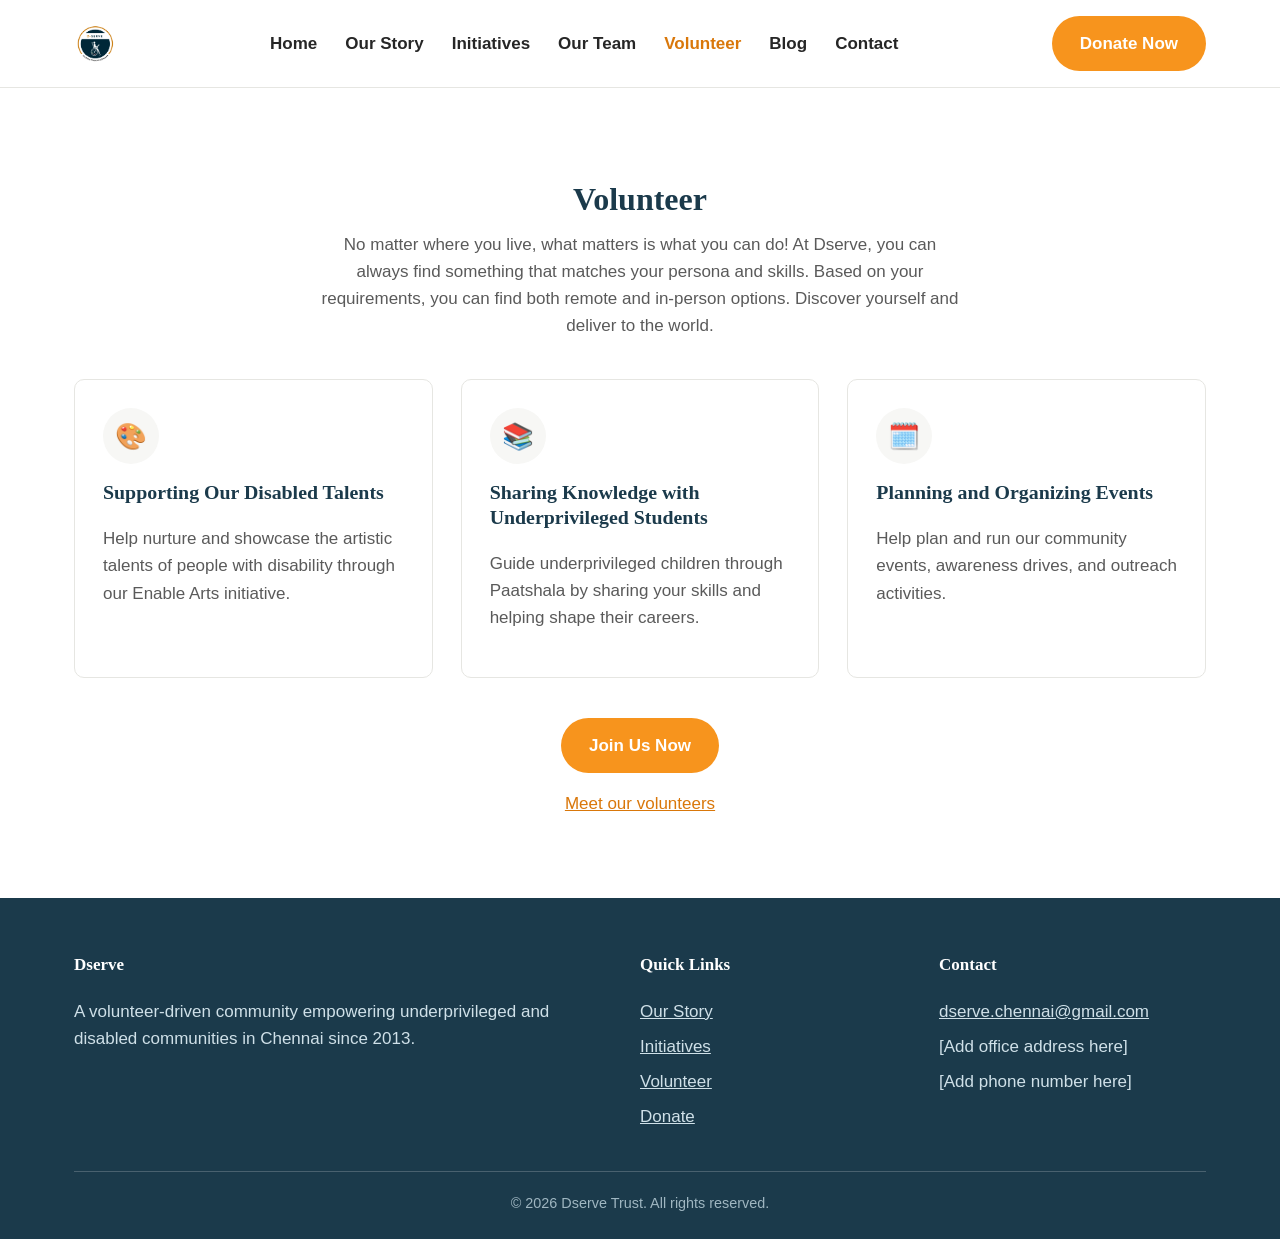
<file: volunteer.html>
<!DOCTYPE html>
<html lang="en">
<head>
<meta charset="UTF-8">
<meta name="viewport" content="width=device-width, initial-scale=1.0">
<title>Volunteer | Dserve</title>
<meta name="description" content="Volunteer with Dserve — find remote or in-person ways to support disabled talents, underprivileged students, and community events in Chennai.">
<link rel="stylesheet" href="css/style.css">
</head>
<body>
<a class="skip-link" href="#main">Skip to main content</a>

<header class="site-header">
  <div class="container">
    <a class="logo" href="index.html"><img src="images/Dserve-Logo.png" alt="Dserve logo" style="height:44px;width:auto;display:block;"></a>
    <nav class="main-nav" aria-label="Primary">
      <ul>
        <li><a href="index.html">Home</a></li>
        <li><a href="about.html">Our Story</a></li>
        <li><a href="initiatives.html">Initiatives</a></li>
        <li><a href="team.html">Our Team</a></li>
        <li><a href="volunteer.html" aria-current="page">Volunteer</a></li>
        <li><a href="blog.html">Blog</a></li>
        <li><a href="contact.html">Contact</a></li>
      </ul>
    </nav>
    <a class="btn btn-primary" href="donate.html">Donate Now</a>
  </div>
</header>

<main id="main">

  <section class="section">
    <div class="container">
      <h1 class="section-title">Volunteer</h1>
      <p class="section-subtitle">No matter where you live, what matters is what you can do! At Dserve, you can always find something that matches your persona and skills. Based on your requirements, you can find both remote and in-person options. Discover yourself and deliver to the world.</p>

      <div class="card-grid">
        <div class="card">
          <div class="card-icon">🎨</div>
          <h3>Supporting Our Disabled Talents</h3>
          <p>Help nurture and showcase the artistic talents of people with disability through our Enable Arts initiative.</p>
        </div>
        <div class="card">
          <div class="card-icon">📚</div>
          <h3>Sharing Knowledge with Underprivileged Students</h3>
          <p>Guide underprivileged children through Paatshala by sharing your skills and helping shape their careers.</p>
        </div>
        <div class="card">
          <div class="card-icon">🗓️</div>
          <h3>Planning and Organizing Events</h3>
          <p>Help plan and run our community events, awareness drives, and outreach activities.</p>
        </div>
      </div>

      <p style="text-align:center; margin-top: 40px;">
        <a class="btn btn-primary" href="mailto:dserve.chennai@gmail.com">Join Us Now</a>
      </p>
      <p style="text-align:center;">
        <a href="team.html">Meet our volunteers</a>
      </p>
    </div>
  </section>

</main>

<footer class="site-footer">
  <div class="container">
    <div class="footer-grid">
      <div>
        <h4>Dserve</h4>
        <p>A volunteer-driven community empowering underprivileged and disabled communities in Chennai since 2013.</p>
      </div>
      <div>
        <h4>Quick Links</h4>
        <ul>
          <li><a href="about.html">Our Story</a></li>
          <li><a href="initiatives.html">Initiatives</a></li>
          <li><a href="volunteer.html">Volunteer</a></li>
          <li><a href="donate.html">Donate</a></li>
        </ul>
      </div>
      <div>
        <h4>Contact</h4>
        <ul>
          <li><a href="mailto:dserve.chennai@gmail.com">dserve.chennai@gmail.com</a></li>
          <li>[Add office address here]</li>
          <li>[Add phone number here]</li>
        </ul>
      </div>
    </div>
    <div class="footer-bottom">
      &copy; 2026 Dserve Trust. All rights reserved.
    </div>
  </div>
</footer>

</body>
</html>
</file>
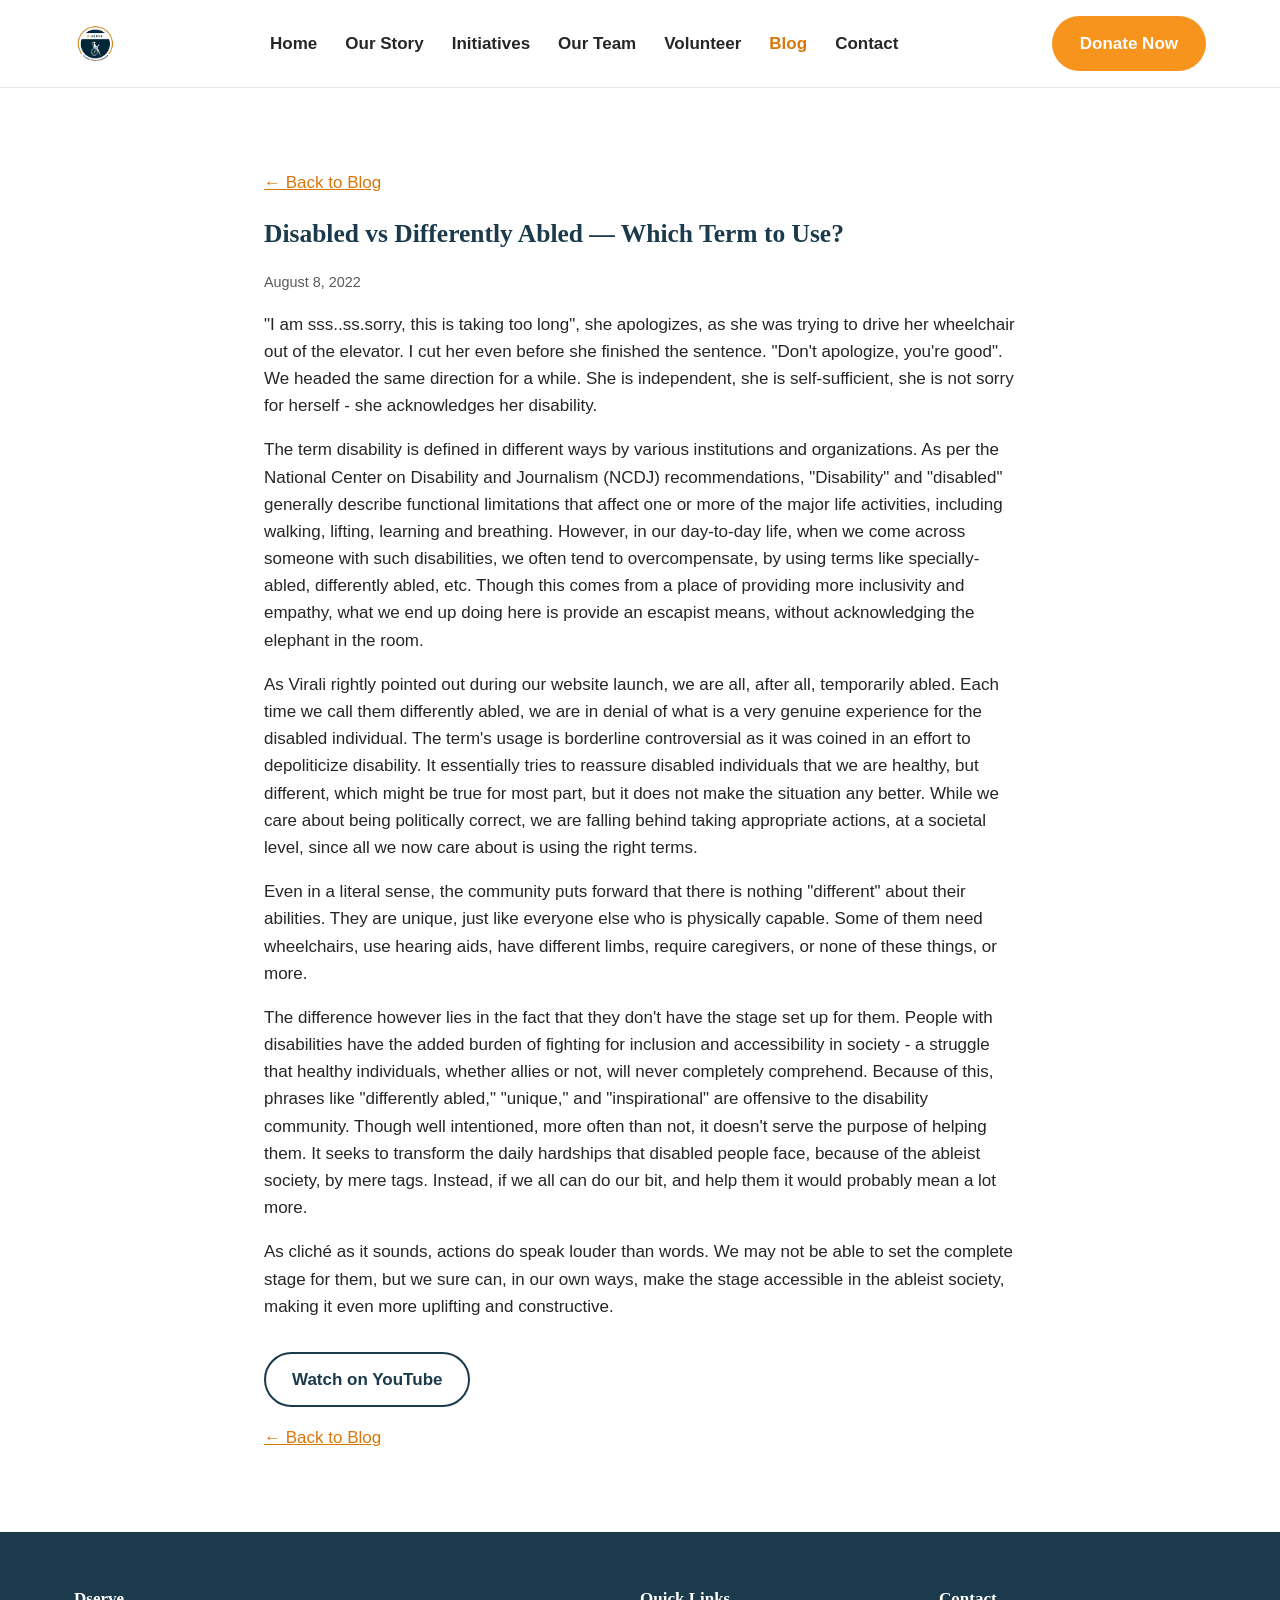
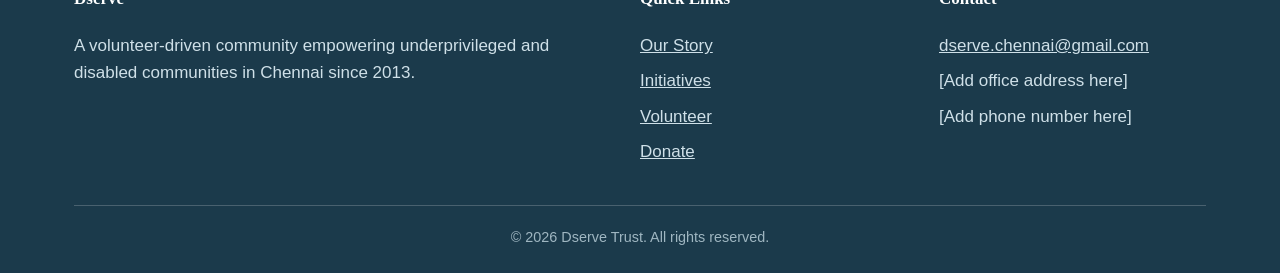
<file: blog/disabled-vs-differently-abled.html>
<!DOCTYPE html>
<html lang="en">
<head>
<meta charset="UTF-8">
<meta name="viewport" content="width=device-width, initial-scale=1.0">
<title>Disabled vs Differently Abled — Which Term to Use? | Dserve Blog</title>
<meta name="description" content="A reflection on the language we use to describe disability, and why well-intentioned terms like 'differently abled' can miss the mark.">
<link rel="stylesheet" href="../css/style.css">
</head>
<body>
<a class="skip-link" href="#main">Skip to main content</a>

<header class="site-header">
  <div class="container">
    <a class="logo" href="../index.html"><img src="../images/Dserve-Logo.png" alt="Dserve logo" style="height:44px;width:auto;display:block;"></a>
    <nav class="main-nav" aria-label="Primary">
      <ul>
        <li><a href="../index.html">Home</a></li>
        <li><a href="../about.html">Our Story</a></li>
        <li><a href="../initiatives.html">Initiatives</a></li>
        <li><a href="../team.html">Our Team</a></li>
        <li><a href="../volunteer.html">Volunteer</a></li>
        <li><a href="../blog.html" aria-current="page">Blog</a></li>
        <li><a href="../contact.html">Contact</a></li>
      </ul>
    </nav>
    <a class="btn btn-primary" href="../donate.html">Donate Now</a>
  </div>
</header>

<main id="main">
  <section class="section">
    <div class="container" style="max-width: 800px;">
      <p><a href="../blog.html">&larr; Back to Blog</a></p>
      <h1>Disabled vs Differently Abled — Which Term to Use?</h1>
      <p class="blog-date">August 8, 2022</p>

      <p>"I am sss..ss.sorry, this is taking too long", she apologizes, as she was trying to drive her wheelchair out of the elevator. I cut her even before she finished the sentence. "Don't apologize, you're good". We headed the same direction for a while. She is independent, she is self-sufficient, she is not sorry for herself - she acknowledges her disability.</p>

      <p>The term disability is defined in different ways by various institutions and organizations. As per the National Center on Disability and Journalism (NCDJ) recommendations, "Disability" and "disabled" generally describe functional limitations that affect one or more of the major life activities, including walking, lifting, learning and breathing. However, in our day-to-day life, when we come across someone with such disabilities, we often tend to overcompensate, by using terms like specially-abled, differently abled, etc. Though this comes from a place of providing more inclusivity and empathy, what we end up doing here is provide an escapist means, without acknowledging the elephant in the room.</p>

      <p>As Virali rightly pointed out during our website launch, we are all, after all, temporarily abled. Each time we call them differently abled, we are in denial of what is a very genuine experience for the disabled individual. The term's usage is borderline controversial as it was coined in an effort to depoliticize disability. It essentially tries to reassure disabled individuals that we are healthy, but different, which might be true for most part, but it does not make the situation any better. While we care about being politically correct, we are falling behind taking appropriate actions, at a societal level, since all we now care about is using the right terms.</p>

      <p>Even in a literal sense, the community puts forward that there is nothing "different" about their abilities. They are unique, just like everyone else who is physically capable. Some of them need wheelchairs, use hearing aids, have different limbs, require caregivers, or none of these things, or more.</p>

      <p>The difference however lies in the fact that they don't have the stage set up for them. People with disabilities have the added burden of fighting for inclusion and accessibility in society - a struggle that healthy individuals, whether allies or not, will never completely comprehend. Because of this, phrases like "differently abled," "unique," and "inspirational" are offensive to the disability community. Though well intentioned, more often than not, it doesn't serve the purpose of helping them. It seeks to transform the daily hardships that disabled people face, because of the ableist society, by mere tags. Instead, if we all can do our bit, and help them it would probably mean a lot more.</p>

      <p>As cliché as it sounds, actions do speak louder than words. We may not be able to set the complete stage for them, but we sure can, in our own ways, make the stage accessible in the ableist society, making it even more uplifting and constructive.</p>

      <p style="margin-top:32px;">
        <a class="btn btn-outline" href="https://youtu.be/BUmPoRNaTlw" target="_blank" rel="noopener">Watch on YouTube</a>
      </p>

      <p><a href="../blog.html">&larr; Back to Blog</a></p>
    </div>
  </section>
</main>

<footer class="site-footer">
  <div class="container">
    <div class="footer-grid">
      <div>
        <h4>Dserve</h4>
        <p>A volunteer-driven community empowering underprivileged and disabled communities in Chennai since 2013.</p>
      </div>
      <div>
        <h4>Quick Links</h4>
        <ul>
          <li><a href="../about.html">Our Story</a></li>
          <li><a href="../initiatives.html">Initiatives</a></li>
          <li><a href="../volunteer.html">Volunteer</a></li>
          <li><a href="../donate.html">Donate</a></li>
        </ul>
      </div>
      <div>
        <h4>Contact</h4>
        <ul>
          <li><a href="mailto:dserve.chennai@gmail.com">dserve.chennai@gmail.com</a></li>
          <li>[Add office address here]</li>
          <li>[Add phone number here]</li>
        </ul>
      </div>
    </div>
    <div class="footer-bottom">
      &copy; 2026 Dserve Trust. All rights reserved.
    </div>
  </div>
</footer>

</body>
</html>
</file>
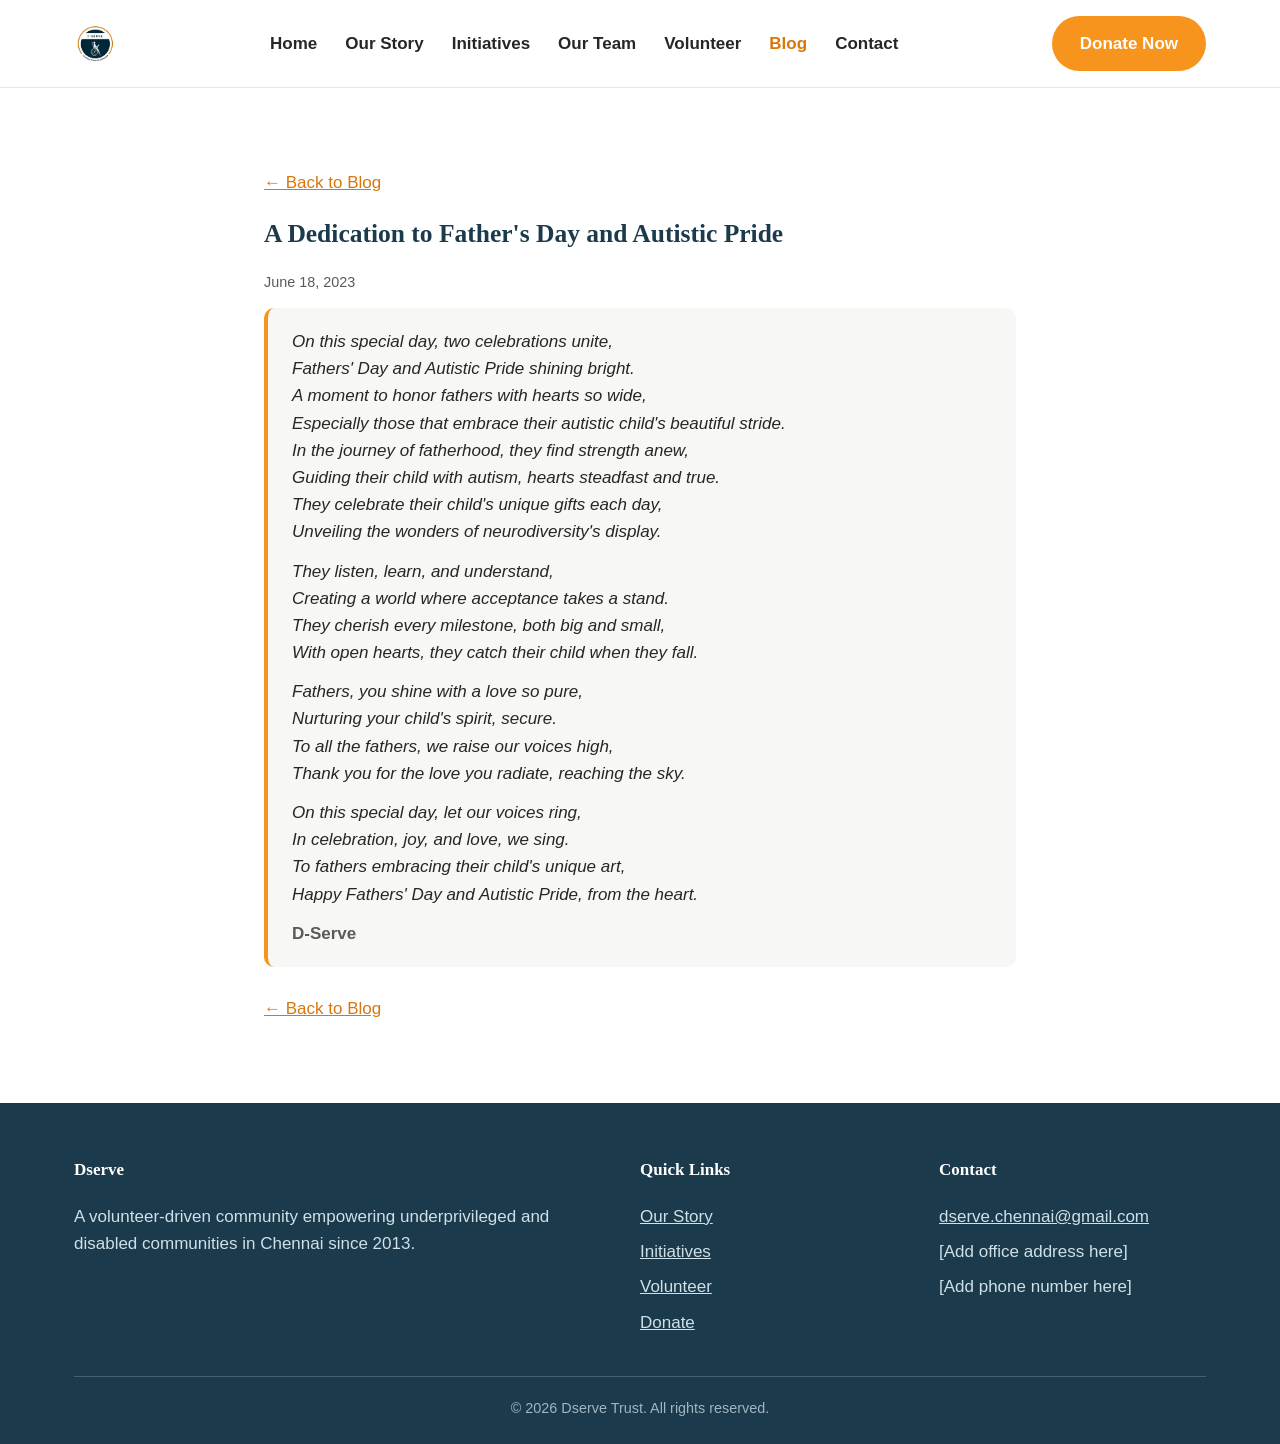
<file: blog/fathers-day-autistic-pride.html>
<!DOCTYPE html>
<html lang="en">
<head>
<meta charset="UTF-8">
<meta name="viewport" content="width=device-width, initial-scale=1.0">
<title>A Dedication to Father's Day and Autistic Pride | Dserve Blog</title>
<meta name="description" content="A poem celebrating fathers who embrace and champion their autistic children, published on Father's Day and Autistic Pride Day.">
<link rel="stylesheet" href="../css/style.css">
</head>
<body>
<a class="skip-link" href="#main">Skip to main content</a>

<header class="site-header">
  <div class="container">
    <a class="logo" href="../index.html"><img src="../images/Dserve-Logo.png" alt="Dserve logo" style="height:44px;width:auto;display:block;"></a>
    <nav class="main-nav" aria-label="Primary">
      <ul>
        <li><a href="../index.html">Home</a></li>
        <li><a href="../about.html">Our Story</a></li>
        <li><a href="../initiatives.html">Initiatives</a></li>
        <li><a href="../team.html">Our Team</a></li>
        <li><a href="../volunteer.html">Volunteer</a></li>
        <li><a href="../blog.html" aria-current="page">Blog</a></li>
        <li><a href="../contact.html">Contact</a></li>
      </ul>
    </nav>
    <a class="btn btn-primary" href="../donate.html">Donate Now</a>
  </div>
</header>

<main id="main">
  <section class="section">
    <div class="container" style="max-width: 800px;">
      <p><a href="../blog.html">&larr; Back to Blog</a></p>
      <h1>A Dedication to Father's Day and Autistic Pride</h1>
      <p class="blog-date">June 18, 2023</p>

      <blockquote class="pull-quote">
        <p>
          On this special day, two celebrations unite,<br>
          Fathers' Day and Autistic Pride shining bright.<br>
          A moment to honor fathers with hearts so wide,<br>
          Especially those that embrace their autistic child's beautiful stride.<br>
          In the journey of fatherhood, they find strength anew,<br>
          Guiding their child with autism, hearts steadfast and true.<br>
          They celebrate their child's unique gifts each day,<br>
          Unveiling the wonders of neurodiversity's display.
        </p>
        <p>
          They listen, learn, and understand,<br>
          Creating a world where acceptance takes a stand.<br>
          They cherish every milestone, both big and small,<br>
          With open hearts, they catch their child when they fall.
        </p>
        <p>
          Fathers, you shine with a love so pure,<br>
          Nurturing your child's spirit, secure.<br>
          To all the fathers, we raise our voices high,<br>
          Thank you for the love you radiate, reaching the sky.
        </p>
        <p>
          On this special day, let our voices ring,<br>
          In celebration, joy, and love, we sing.<br>
          To fathers embracing their child's unique art,<br>
          Happy Fathers' Day and Autistic Pride, from the heart.
        </p>
        <footer>D-Serve</footer>
      </blockquote>

      <p><a href="../blog.html">&larr; Back to Blog</a></p>
    </div>
  </section>
</main>

<footer class="site-footer">
  <div class="container">
    <div class="footer-grid">
      <div>
        <h4>Dserve</h4>
        <p>A volunteer-driven community empowering underprivileged and disabled communities in Chennai since 2013.</p>
      </div>
      <div>
        <h4>Quick Links</h4>
        <ul>
          <li><a href="../about.html">Our Story</a></li>
          <li><a href="../initiatives.html">Initiatives</a></li>
          <li><a href="../volunteer.html">Volunteer</a></li>
          <li><a href="../donate.html">Donate</a></li>
        </ul>
      </div>
      <div>
        <h4>Contact</h4>
        <ul>
          <li><a href="mailto:dserve.chennai@gmail.com">dserve.chennai@gmail.com</a></li>
          <li>[Add office address here]</li>
          <li>[Add phone number here]</li>
        </ul>
      </div>
    </div>
    <div class="footer-bottom">
      &copy; 2026 Dserve Trust. All rights reserved.
    </div>
  </div>
</footer>

</body>
</html>
</file>
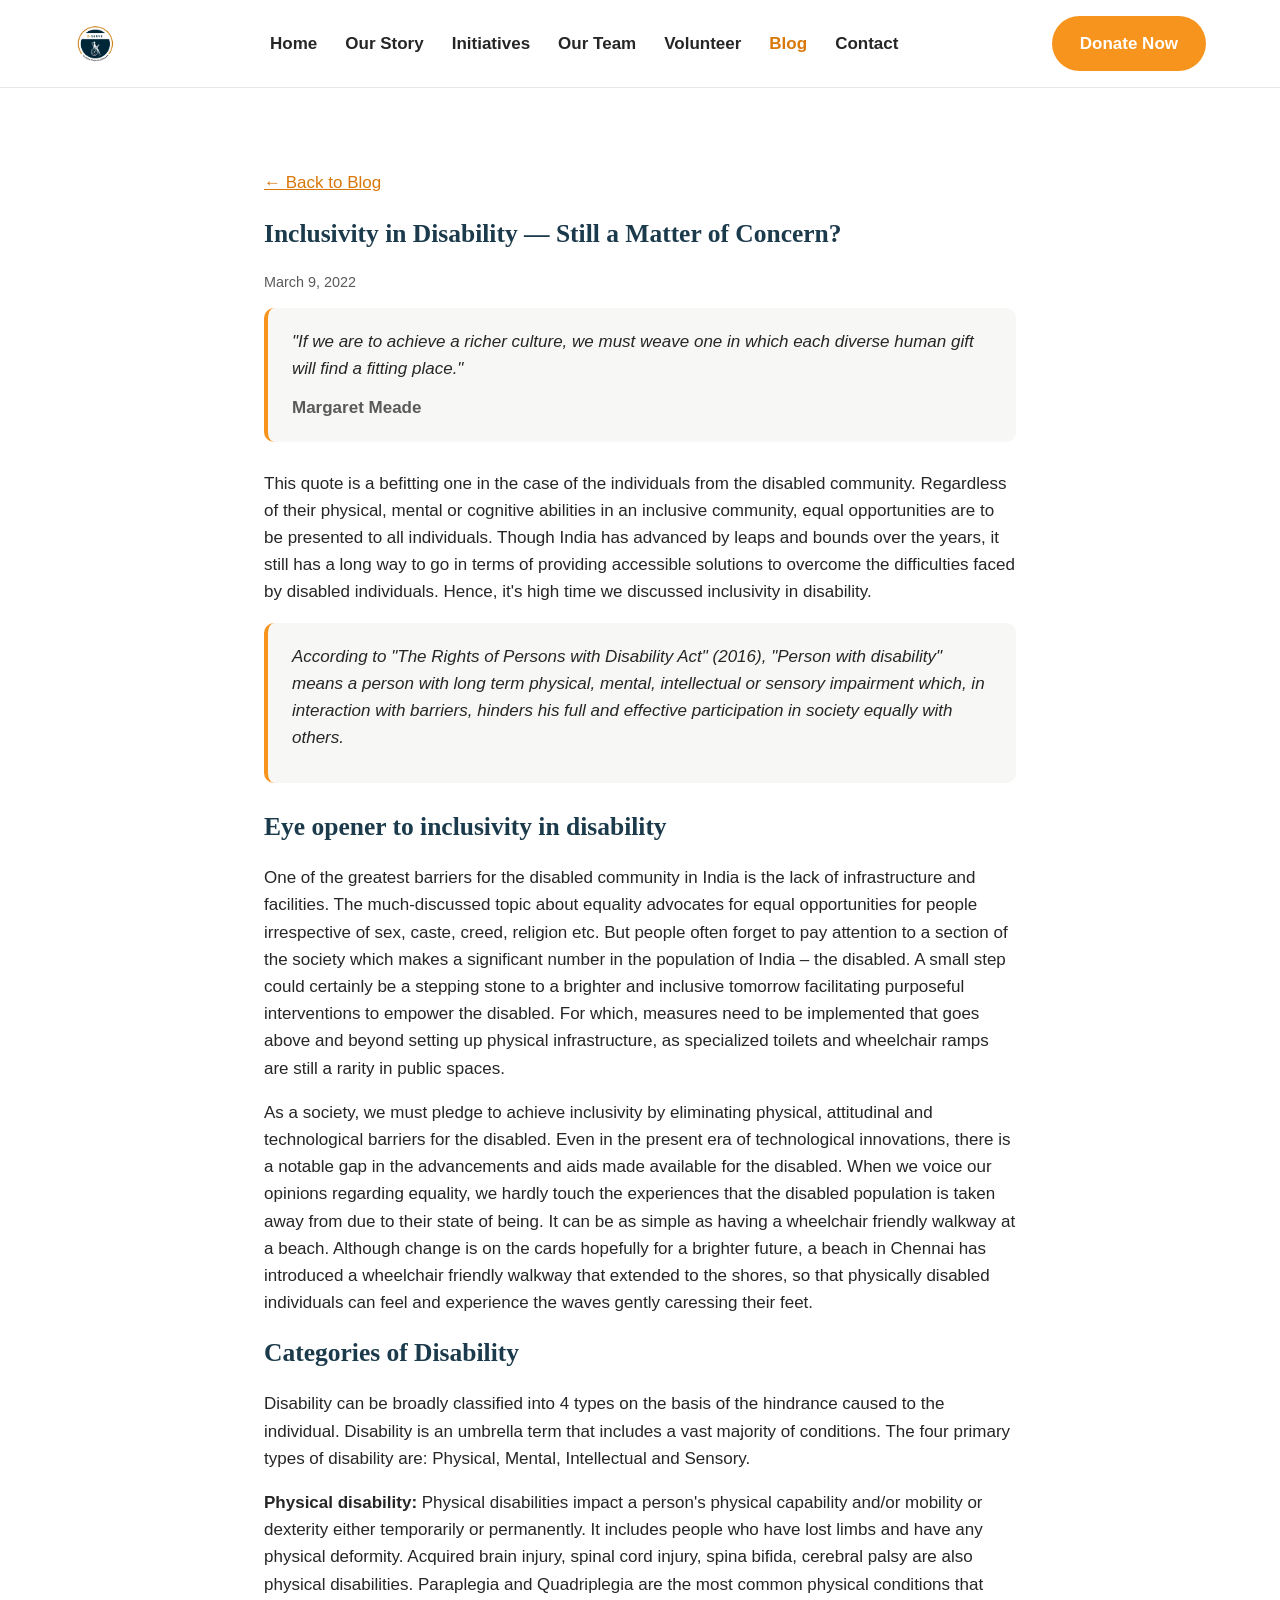
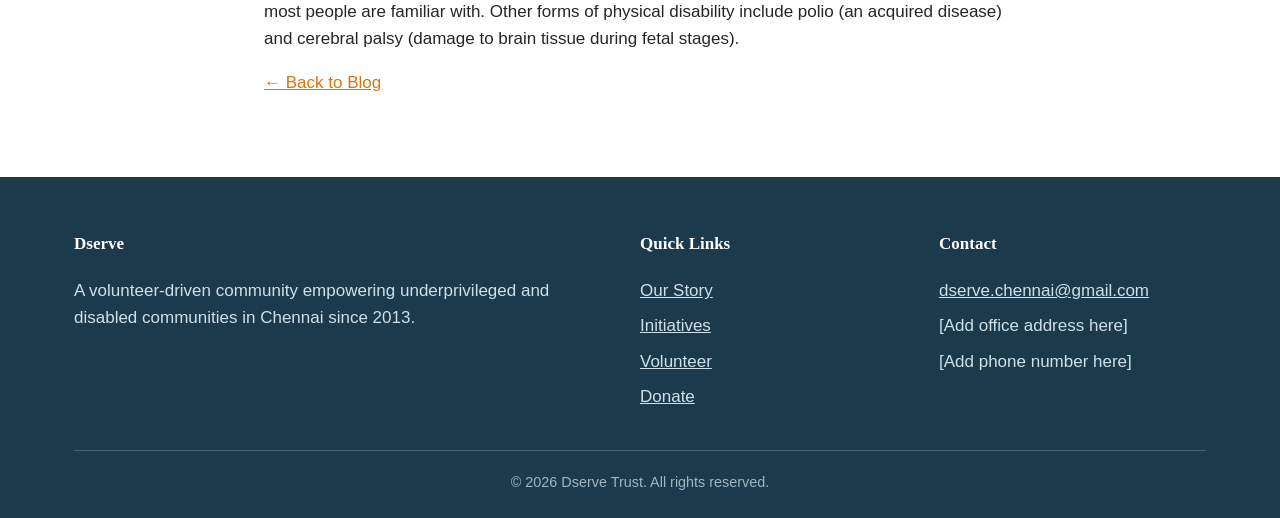
<file: blog/inclusivity-in-disability.html>
<!DOCTYPE html>
<html lang="en">
<head>
<meta charset="UTF-8">
<meta name="viewport" content="width=device-width, initial-scale=1.0">
<title>Inclusivity in Disability — Still a Matter of Concern? | Dserve Blog</title>
<meta name="description" content="A look at infrastructure barriers, attitudinal gaps, and the categories of disability that shape the case for true inclusivity in India.">
<link rel="stylesheet" href="../css/style.css">
</head>
<body>
<a class="skip-link" href="#main">Skip to main content</a>

<header class="site-header">
  <div class="container">
    <a class="logo" href="../index.html"><img src="../images/Dserve-Logo.png" alt="Dserve logo" style="height:44px;width:auto;display:block;"></a>
    <nav class="main-nav" aria-label="Primary">
      <ul>
        <li><a href="../index.html">Home</a></li>
        <li><a href="../about.html">Our Story</a></li>
        <li><a href="../initiatives.html">Initiatives</a></li>
        <li><a href="../team.html">Our Team</a></li>
        <li><a href="../volunteer.html">Volunteer</a></li>
        <li><a href="../blog.html" aria-current="page">Blog</a></li>
        <li><a href="../contact.html">Contact</a></li>
      </ul>
    </nav>
    <a class="btn btn-primary" href="../donate.html">Donate Now</a>
  </div>
</header>

<main id="main">
  <section class="section">
    <div class="container" style="max-width: 800px;">
      <p><a href="../blog.html">&larr; Back to Blog</a></p>
      <h1>Inclusivity in Disability — Still a Matter of Concern?</h1>
      <p class="blog-date">March 9, 2022</p>

      <blockquote class="pull-quote">
        <p>"If we are to achieve a richer culture, we must weave one in which each diverse human gift will find a fitting place."</p>
        <footer>Margaret Meade</footer>
      </blockquote>

      <p>This quote is a befitting one in the case of the individuals from the disabled community. Regardless of their physical, mental or cognitive abilities in an inclusive community, equal opportunities are to be presented to all individuals. Though India has advanced by leaps and bounds over the years, it still has a long way to go in terms of providing accessible solutions to overcome the difficulties faced by disabled individuals. Hence, it's high time we discussed inclusivity in disability.</p>

      <blockquote class="pull-quote">
        <p>According to "The Rights of Persons with Disability Act" (2016), "Person with disability" means a person with long term physical, mental, intellectual or sensory impairment which, in interaction with barriers, hinders his full and effective participation in society equally with others.</p>
      </blockquote>

      <h2>Eye opener to inclusivity in disability</h2>
      <p>One of the greatest barriers for the disabled community in India is the lack of infrastructure and facilities. The much-discussed topic about equality advocates for equal opportunities for people irrespective of sex, caste, creed, religion etc. But people often forget to pay attention to a section of the society which makes a significant number in the population of India – the disabled. A small step could certainly be a stepping stone to a brighter and inclusive tomorrow facilitating purposeful interventions to empower the disabled. For which, measures need to be implemented that goes above and beyond setting up physical infrastructure, as specialized toilets and wheelchair ramps are still a rarity in public spaces.</p>
      <p>As a society, we must pledge to achieve inclusivity by eliminating physical, attitudinal and technological barriers for the disabled. Even in the present era of technological innovations, there is a notable gap in the advancements and aids made available for the disabled. When we voice our opinions regarding equality, we hardly touch the experiences that the disabled population is taken away from due to their state of being. It can be as simple as having a wheelchair friendly walkway at a beach. Although change is on the cards hopefully for a brighter future, a beach in Chennai has introduced a wheelchair friendly walkway that extended to the shores, so that physically disabled individuals can feel and experience the waves gently caressing their feet.</p>

      <h2>Categories of Disability</h2>
      <p>Disability can be broadly classified into 4 types on the basis of the hindrance caused to the individual. Disability is an umbrella term that includes a vast majority of conditions. The four primary types of disability are: Physical, Mental, Intellectual and Sensory.</p>
      <p><strong>Physical disability:</strong> Physical disabilities impact a person's physical capability and/or mobility or dexterity either temporarily or permanently. It includes people who have lost limbs and have any physical deformity. Acquired brain injury, spinal cord injury, spina bifida, cerebral palsy are also physical disabilities. Paraplegia and Quadriplegia are the most common physical conditions that most people are familiar with. Other forms of physical disability include polio (an acquired disease) and cerebral palsy (damage to brain tissue during fetal stages).</p>

      <p><a href="../blog.html">&larr; Back to Blog</a></p>
    </div>
  </section>
</main>

<footer class="site-footer">
  <div class="container">
    <div class="footer-grid">
      <div>
        <h4>Dserve</h4>
        <p>A volunteer-driven community empowering underprivileged and disabled communities in Chennai since 2013.</p>
      </div>
      <div>
        <h4>Quick Links</h4>
        <ul>
          <li><a href="../about.html">Our Story</a></li>
          <li><a href="../initiatives.html">Initiatives</a></li>
          <li><a href="../volunteer.html">Volunteer</a></li>
          <li><a href="../donate.html">Donate</a></li>
        </ul>
      </div>
      <div>
        <h4>Contact</h4>
        <ul>
          <li><a href="mailto:dserve.chennai@gmail.com">dserve.chennai@gmail.com</a></li>
          <li>[Add office address here]</li>
          <li>[Add phone number here]</li>
        </ul>
      </div>
    </div>
    <div class="footer-bottom">
      &copy; 2026 Dserve Trust. All rights reserved.
    </div>
  </div>
</footer>

</body>
</html>
</file>
<file: css/style.css>
/* Dserve NGO site â€” Bosa-theme-inspired styling
   Palette: warm orange (charity/hope) + deep teal (trust), high-contrast text */

:root {
  --color-primary: #f7941d;      /* Bosa-style orange accent */
  --color-primary-dark: #d9770a;
  --color-secondary: #1b3a4b;    /* deep teal/navy for headers & footer */
  --color-text: #262626;
  --color-muted: #5a5a5a;
  --color-bg: #ffffff;
  --color-bg-alt: #f7f7f5;
  --color-border: #e6e6e2;
  --radius: 10px;
  --max-width: 1180px;
  --font-body: "Segoe UI", Roboto, Helvetica, Arial, sans-serif;
  --font-heading: Georgia, "Times New Roman", serif;
}

* { box-sizing: border-box; }

html { scroll-behavior: smooth; }

body {
  margin: 0;
  font-family: var(--font-body);
  color: var(--color-text);
  background: var(--color-bg);
  line-height: 1.6;
  font-size: 17px;
}

img { max-width: 100%; display: block; }

a { color: var(--color-primary-dark); }
a:focus, button:focus, input:focus, textarea:focus {
  outline: 3px solid var(--color-secondary);
  outline-offset: 2px;
}

.container {
  max-width: var(--max-width);
  margin: 0 auto;
  padding: 0 24px;
}

h1, h2, h3, h4 {
  font-family: var(--font-heading);
  line-height: 1.25;
  color: var(--color-secondary);
}

.section { padding: 64px 0; }
.section-alt { background: var(--color-bg-alt); }
.section-title {
  text-align: center;
  margin-bottom: 12px;
  font-size: 2rem;
}
.section-subtitle {
  text-align: center;
  color: var(--color-muted);
  max-width: 640px;
  margin: 0 auto 40px;
}

/* Skip link for accessibility */
.skip-link {
  position: absolute;
  left: -999px;
  top: 0;
  background: var(--color-secondary);
  color: #fff;
  padding: 10px 16px;
  z-index: 100;
}
.skip-link:focus { left: 10px; top: 10px; }

/* Header */
.site-header {
  background: #fff;
  border-bottom: 1px solid var(--color-border);
  position: sticky;
  top: 0;
  z-index: 50;
}
.site-header .container {
  display: flex;
  align-items: center;
  justify-content: space-between;
  padding-top: 16px;
  padding-bottom: 16px;
  flex-wrap: wrap;
  gap: 12px;
}
.logo {
  font-family: var(--font-heading);
  font-size: 1.6rem;
  font-weight: bold;
  color: var(--color-secondary);
  text-decoration: none;
}
.logo span { color: var(--color-primary); }

.main-nav ul {
  list-style: none;
  display: flex;
  gap: 28px;
  margin: 0;
  padding: 0;
  flex-wrap: wrap;
}
.main-nav a {
  color: var(--color-text);
  text-decoration: none;
  font-weight: 600;
}
.main-nav a:hover, .main-nav a[aria-current="page"] { color: var(--color-primary-dark); }

.btn {
  display: inline-block;
  padding: 12px 26px;
  border-radius: 30px;
  font-weight: 700;
  text-decoration: none;
  border: 2px solid transparent;
  cursor: pointer;
}
.btn-primary {
  background: var(--color-primary);
  color: #fff;
}
.btn-primary:hover { background: var(--color-primary-dark); }
.btn-outline {
  background: transparent;
  border-color: var(--color-secondary);
  color: var(--color-secondary);
}
.btn-outline:hover { background: var(--color-secondary); color: #fff; }

/* Hero */
.hero {
  background: linear-gradient(135deg, var(--color-secondary), #274d63);
  color: #fff;
  padding: 90px 0;
}
.hero .container {
  display: grid;
  grid-template-columns: 1.1fr 0.9fr;
  gap: 40px;
  align-items: center;
}
.hero h1 { color: #fff; font-size: 2.6rem; margin-bottom: 16px; }
.hero p { font-size: 1.15rem; color: #dce6ec; margin-bottom: 28px; }
.hero-actions { display: flex; gap: 16px; flex-wrap: wrap; }
.hero-image {
  background: #ffffff22;
  border: 2px dashed #ffffff66;
  border-radius: var(--radius);
  min-height: 260px;
  display: flex;
  align-items: center;
  justify-content: center;
  color: #dce6ec;
  text-align: center;
  padding: 20px;
  font-style: italic;
}

@media (max-width: 800px) {
  .hero .container { grid-template-columns: 1fr; }
}

/* Stats */
.stats {
  background: var(--color-primary);
  color: #fff;
  padding: 40px 0;
}
.stats .container {
  display: grid;
  grid-template-columns: repeat(4, 1fr);
  gap: 24px;
  text-align: center;
}
.stat-number { font-size: 2.4rem; font-weight: 800; font-family: var(--font-heading); }
.stat-label { font-size: 0.95rem; }

@media (max-width: 700px) {
  .stats .container { grid-template-columns: repeat(2, 1fr); }
}

/* Cards / Programs */
.card-grid {
  display: grid;
  grid-template-columns: repeat(3, 1fr);
  gap: 28px;
}
@media (max-width: 900px) {
  .card-grid { grid-template-columns: repeat(2, 1fr); }
}
@media (max-width: 620px) {
  .card-grid { grid-template-columns: 1fr; }
}

.card {
  background: #fff;
  border: 1px solid var(--color-border);
  border-radius: var(--radius);
  padding: 28px;
  transition: box-shadow 0.2s ease, transform 0.2s ease;
}
.card:hover { box-shadow: 0 10px 24px rgba(0,0,0,0.08); transform: translateY(-3px); }
.card-icon {
  width: 56px;
  height: 56px;
  border-radius: 50%;
  background: var(--color-bg-alt);
  color: var(--color-primary);
  display: flex;
  align-items: center;
  justify-content: center;
  font-size: 1.6rem;
  margin-bottom: 16px;
}
.card h3 { margin-top: 0; }
.card p { color: var(--color-muted); }

/* Blog */
.blog-grid {
  display: grid;
  grid-template-columns: repeat(3, 1fr);
  gap: 28px;
}
@media (max-width: 900px) { .blog-grid { grid-template-columns: repeat(2, 1fr); } }
@media (max-width: 620px) { .blog-grid { grid-template-columns: 1fr; } }

.blog-card {
  border: 1px solid var(--color-border);
  border-radius: var(--radius);
  overflow: hidden;
  background: #fff;
}
.blog-card-image {
  background: var(--color-bg-alt);
  border-bottom: 1px solid var(--color-border);
  min-height: 160px;
  display: flex;
  align-items: center;
  justify-content: center;
  color: var(--color-muted);
  font-style: italic;
}
.blog-card-body { padding: 20px; }
.blog-date { color: var(--color-muted); font-size: 0.9rem; }
.blog-card h3 { margin: 8px 0; font-size: 1.15rem; }

/* CTA / Donate band */
.cta {
  background: var(--color-secondary);
  color: #fff;
  text-align: center;
  padding: 60px 0;
}
.cta h2 { color: #fff; }
.cta p { color: #dce6ec; max-width: 560px; margin: 0 auto 28px; }

/* Contact form */
.contact-grid {
  display: grid;
  grid-template-columns: 1fr 1fr;
  gap: 48px;
}
@media (max-width: 800px) { .contact-grid { grid-template-columns: 1fr; } }

.form-group { margin-bottom: 18px; }
label { display: block; font-weight: 600; margin-bottom: 6px; }
input, textarea {
  width: 100%;
  padding: 12px 14px;
  border: 1px solid var(--color-border);
  border-radius: 6px;
  font-family: inherit;
  font-size: 1rem;
}
textarea { min-height: 140px; resize: vertical; }

.placeholder-note {
  background: #fff7e6;
  border: 1px dashed var(--color-primary);
  color: #6b4a00;
  padding: 10px 14px;
  border-radius: 6px;
  font-size: 0.9rem;
  margin-bottom: 16px;
}

/* Footer */
.site-footer {
  background: var(--color-secondary);
  color: #cfe0e8;
  padding: 56px 0 24px;
}
.footer-grid {
  display: grid;
  grid-template-columns: 2fr 1fr 1fr;
  gap: 32px;
  margin-bottom: 32px;
}
@media (max-width: 700px) { .footer-grid { grid-template-columns: 1fr; } }
.site-footer h4 { color: #fff; margin-top: 0; }
.site-footer a { color: #cfe0e8; }
.site-footer ul { list-style: none; padding: 0; margin: 0; }
.site-footer li { margin-bottom: 8px; }
.footer-bottom {
  border-top: 1px solid #ffffff33;
  padding-top: 20px;
  text-align: center;
  font-size: 0.9rem;
  color: #9fb6c1;
}

/* Team */
.team-card { text-align: center; }
.team-photo {
  width: 120px;
  height: 120px;
  border-radius: 50%;
  object-fit: cover;
  margin: 0 auto 16px;
  display: block;
}
.team-avatar-fallback {
  width: 120px;
  height: 120px;
  border-radius: 50%;
  background: var(--color-bg-alt);
  color: var(--color-primary);
  font-size: 2rem;
  font-weight: 800;
  font-family: var(--font-heading);
  display: flex;
  align-items: center;
  justify-content: center;
  margin: 0 auto 16px;
}
.team-card h3 { margin-bottom: 4px; }
.team-role { color: var(--color-muted); font-size: 0.9rem; }

/* Pull quotes / testimonials */
.pull-quote {
  border-left: 4px solid var(--color-primary);
  background: var(--color-bg-alt);
  padding: 20px 24px;
  border-radius: var(--radius);
  font-style: italic;
  margin: 0 0 28px;
}
.pull-quote p { margin: 0 0 12px; }
.pull-quote footer { font-style: normal; font-weight: 600; color: var(--color-muted); }
</file>
